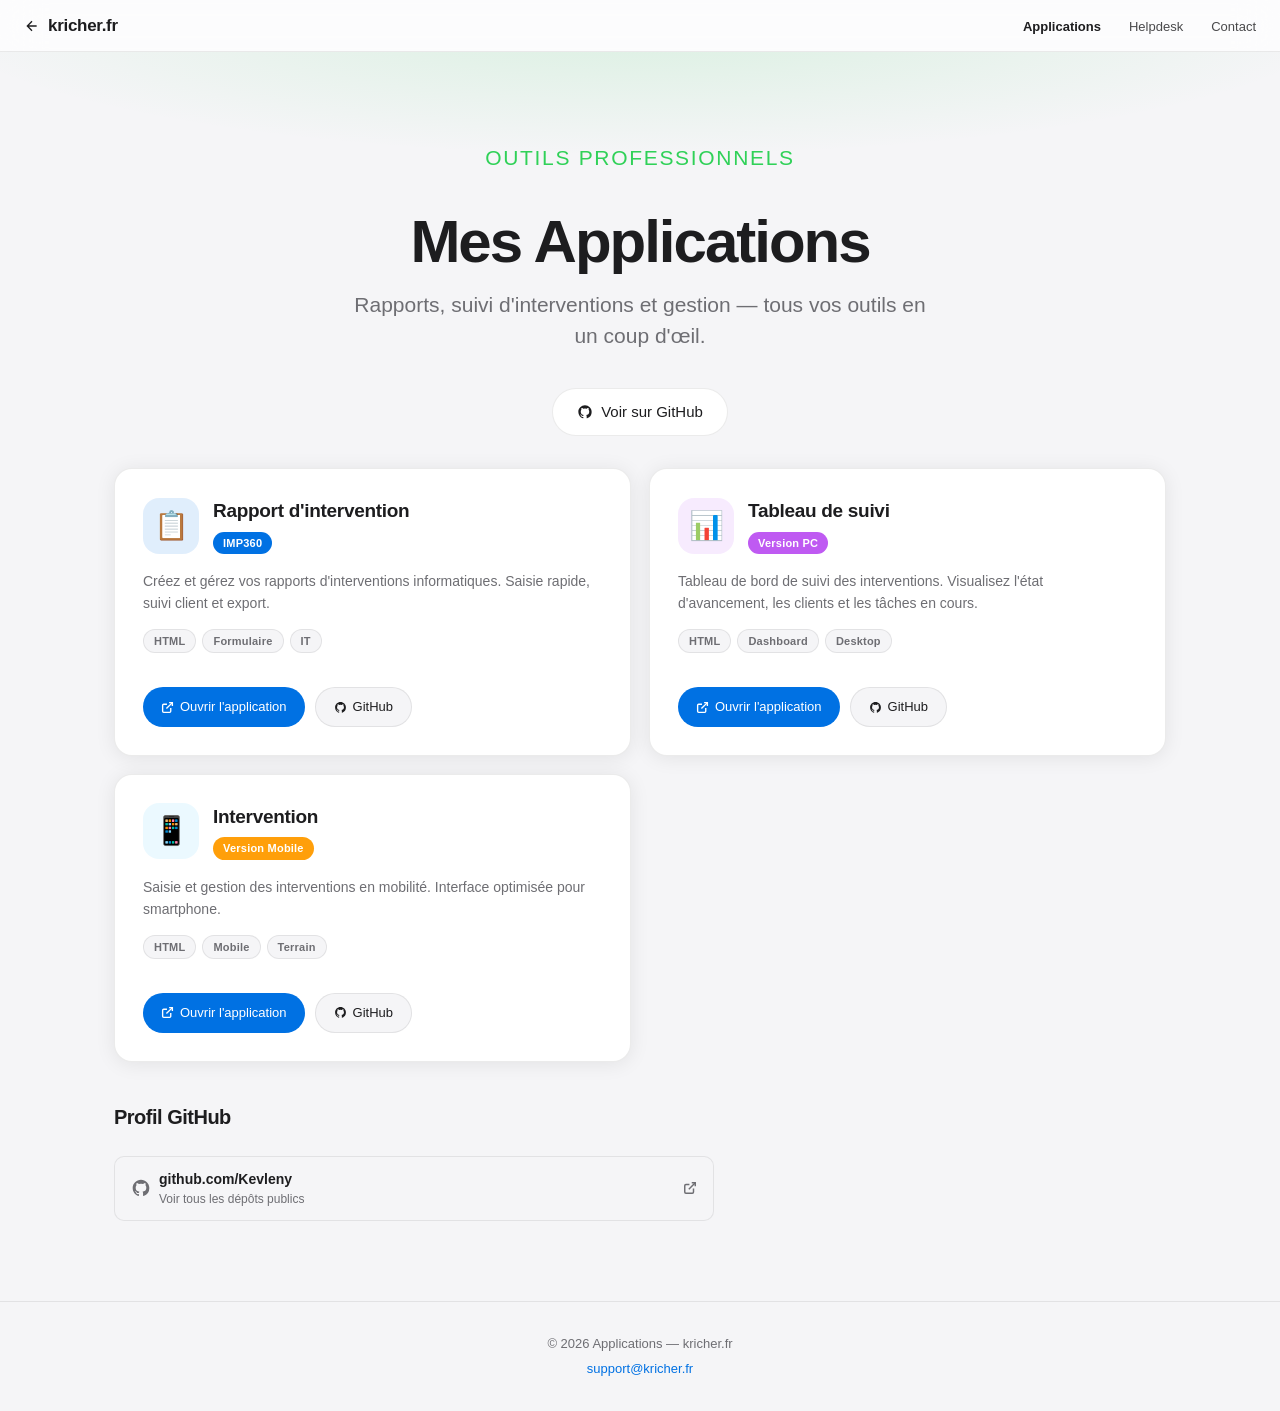
<file: apps/index.html>
<!DOCTYPE html>
<html lang="fr">
<head>
  <meta charset="UTF-8" />
  <meta name="viewport" content="width=device-width, initial-scale=1.0" />
  <title>Applications — kricher.fr</title>
  <link rel="stylesheet" href="../assets/css/main.css" />
  <style>
    .app-hero { background: radial-gradient(ellipse 80% 50% at 50% -10%, rgba(48,209,88,0.15) 0%, transparent 70%); }

    .app-card {
      background: var(--bg-card);
      border: 1px solid var(--border);
      border-radius: var(--radius);
      padding: 28px;
      box-shadow: var(--shadow);
      transition: box-shadow 0.3s, transform 0.3s;
      display: flex;
      flex-direction: column;
    }
    .app-card:hover { box-shadow: var(--shadow-hover); transform: translateY(-2px); }

    .app-card-header {
      display: flex;
      align-items: center;
      gap: 14px;
      margin-bottom: 16px;
    }

    .app-big-icon {
      width: 56px; height: 56px;
      border-radius: 16px;
      display: flex; align-items: center; justify-content: center;
      font-size: 28px;
      flex-shrink: 0;
    }

    .app-card h3 { font-size: 19px; font-weight: 700; letter-spacing: -0.3px; margin-bottom: 4px; }
    .app-card p { font-size: 14px; color: var(--text-secondary); line-height: 1.6; flex: 1; }

    .app-tags {
      display: flex;
      flex-wrap: wrap;
      gap: 6px;
      margin: 14px 0;
    }

    .app-tag {
      padding: 3px 10px;
      border-radius: 100px;
      font-size: 11px;
      font-weight: 600;
      background: var(--bg);
      color: var(--text-secondary);
      border: 1px solid var(--border);
      letter-spacing: 0.02em;
    }

    .app-actions {
      display: flex;
      gap: 10px;
      margin-top: 20px;
      flex-wrap: wrap;
    }

    .btn-sm {
      padding: 9px 18px;
      border-radius: 100px;
      font-size: 13px;
      font-weight: 500;
      cursor: pointer;
      transition: all 0.2s;
      border: none;
      text-decoration: none;
      display: inline-flex;
      align-items: center;
      gap: 6px;
    }

    .btn-sm-primary { background: var(--accent); color: #fff; }
    .btn-sm-primary:hover { background: var(--accent-hover); }
    .btn-sm-secondary { background: var(--bg); color: var(--text); border: 1px solid var(--border); }
    .btn-sm-secondary:hover { background: var(--border); }

    .github-link {
      display: flex;
      align-items: center;
      gap: 8px;
      padding: 12px 16px;
      background: var(--bg);
      border: 1px solid var(--border);
      border-radius: 10px;
      font-size: 13px;
      color: var(--text-secondary);
      text-decoration: none;
      transition: all 0.2s;
      margin-top: 8px;
    }
    .github-link:hover { border-color: var(--accent); color: var(--accent); background: rgba(0,113,227,0.04); }
  </style>
</head>
<body>

<nav>
  <a href="../" class="nav-logo" style="display:flex;align-items:center;gap:8px;">
    <svg width="16" height="16" viewBox="0 0 24 24" fill="none" stroke="currentColor" stroke-width="2"><path d="M19 12H5M12 5l-7 7 7 7"/></svg>
    kricher.fr
  </a>
  <ul class="nav-links">
    <li><a href="./" style="opacity:1;font-weight:600;">Applications</a></li>
    <li><a href="../helpdesk/">Helpdesk</a></li>
    <li><a href="mailto:support@kricher.fr">Contact</a></li>
  </ul>
</nav>

<div class="app-hero">
  <div class="hero" style="padding-bottom:32px;">
    <p class="hero-eyebrow" style="color:#30d158;">Outils professionnels</p>
    <h1 style="font-size:clamp(32px,6vw,60px);">Mes Applications</h1>
    <p>Rapports, suivi d'interventions et gestion — tous vos outils en un coup d'œil.</p>
    <a href="https://github.com/Kevleny" target="_blank" class="btn btn-secondary" style="display:inline-flex;align-items:center;gap:8px;">
      <svg width="16" height="16" viewBox="0 0 24 24" fill="currentColor"><path d="M12 2C6.477 2 2 6.484 2 12.017c0 4.425 2.865 8.18 6.839 9.504.5.092.682-.217.682-.483 0-.237-.008-.868-.013-1.703-2.782.605-3.369-1.343-3.369-1.343-.454-1.158-1.11-1.466-1.11-1.466-.908-.62.069-.608.069-.608 1.003.07 1.531 1.032 1.531 1.032.892 1.53 2.341 1.088 2.91.832.092-.647.35-1.088.636-1.338-2.22-.253-4.555-1.113-4.555-4.951 0-1.093.39-1.988 1.029-2.688-.103-.253-.446-1.272.098-2.65 0 0 .84-.27 2.75 1.026A9.564 9.564 0 0 1 12 6.844a9.59 9.59 0 0 1 2.504.337c1.909-1.296 2.747-1.027 2.747-1.027.546 1.379.202 2.398.1 2.651.64.7 1.028 1.595 1.028 2.688 0 3.848-2.339 4.695-4.566 4.943.359.309.678.92.678 1.855 0 1.338-.012 2.419-.012 2.747 0 .268.18.58.688.482A10.02 10.02 0 0 0 22 12.017C22 6.484 17.522 2 12 2z"/></svg>
      Voir sur GitHub
    </a>
  </div>
</div>

<div class="section" style="padding-top:0;">
  <div class="grid-2">

    <!-- Rapport d'intervention -->
    <div class="app-card">
      <div class="app-card-header">
        <div class="app-big-icon bg-blue">📋</div>
        <div>
          <h3>Rapport d'intervention</h3>
          <span class="badge" style="font-size:11px;padding:3px 10px;">IMP360</span>
        </div>
      </div>
      <p>Créez et gérez vos rapports d'interventions informatiques. Saisie rapide, suivi client et export.</p>
      <div class="app-tags">
        <span class="app-tag">HTML</span>
        <span class="app-tag">Formulaire</span>
        <span class="app-tag">IT</span>
      </div>
      <div class="app-actions">
        <a href="/apps/rapport/" target="_blank" class="btn-sm btn-sm-primary">
          <svg width="13" height="13" viewBox="0 0 24 24" fill="none" stroke="currentColor" stroke-width="2.5"><path d="M18 13v6a2 2 0 0 1-2 2H5a2 2 0 0 1-2-2V8a2 2 0 0 1 2-2h6"/><polyline points="15 3 21 3 21 9"/><line x1="10" y1="14" x2="21" y2="3"/></svg>
          Ouvrir l'application
        </a>
        <a href="https://github.com/Kevleny/Rapport-d-intervention" target="_blank" class="btn-sm btn-sm-secondary">
          <svg width="13" height="13" viewBox="0 0 24 24" fill="currentColor"><path d="M12 2C6.477 2 2 6.484 2 12.017c0 4.425 2.865 8.18 6.839 9.504.5.092.682-.217.682-.483 0-.237-.008-.868-.013-1.703-2.782.605-3.369-1.343-3.369-1.343-.454-1.158-1.11-1.466-1.11-1.466-.908-.62.069-.608.069-.608 1.003.07 1.531 1.032 1.531 1.032.892 1.53 2.341 1.088 2.91.832.092-.647.35-1.088.636-1.338-2.22-.253-4.555-1.113-4.555-4.951 0-1.093.39-1.988 1.029-2.688-.103-.253-.446-1.272.098-2.65 0 0 .84-.27 2.75 1.026A9.564 9.564 0 0 1 12 6.844a9.59 9.59 0 0 1 2.504.337c1.909-1.296 2.747-1.027 2.747-1.027.546 1.379.202 2.398.1 2.651.64.7 1.028 1.595 1.028 2.688 0 3.848-2.339 4.695-4.566 4.943.359.309.678.92.678 1.855 0 1.338-.012 2.419-.012 2.747 0 .268.18.58.688.482A10.02 10.02 0 0 0 22 12.017C22 6.484 17.522 2 12 2z"/></svg>
          GitHub
        </a>
      </div>
    </div>

    <!-- Tableau de suivi PC -->
    <div class="app-card">
      <div class="app-card-header">
        <div class="app-big-icon bg-purple">📊</div>
        <div>
          <h3>Tableau de suivi</h3>
          <span class="badge purple" style="font-size:11px;padding:3px 10px;">Version PC</span>
        </div>
      </div>
      <p>Tableau de bord de suivi des interventions. Visualisez l'état d'avancement, les clients et les tâches en cours.</p>
      <div class="app-tags">
        <span class="app-tag">HTML</span>
        <span class="app-tag">Dashboard</span>
        <span class="app-tag">Desktop</span>
      </div>
      <div class="app-actions">
        <a href="/apps/suivi/" target="_blank" class="btn-sm btn-sm-primary">
          <svg width="13" height="13" viewBox="0 0 24 24" fill="none" stroke="currentColor" stroke-width="2.5"><path d="M18 13v6a2 2 0 0 1-2 2H5a2 2 0 0 1-2-2V8a2 2 0 0 1 2-2h6"/><polyline points="15 3 21 3 21 9"/><line x1="10" y1="14" x2="21" y2="3"/></svg>
          Ouvrir l'application
        </a>
        <a href="https://github.com/Kevleny/Tableau-de-suivi" target="_blank" class="btn-sm btn-sm-secondary">
          <svg width="13" height="13" viewBox="0 0 24 24" fill="currentColor"><path d="M12 2C6.477 2 2 6.484 2 12.017c0 4.425 2.865 8.18 6.839 9.504.5.092.682-.217.682-.483 0-.237-.008-.868-.013-1.703-2.782.605-3.369-1.343-3.369-1.343-.454-1.158-1.11-1.466-1.11-1.466-.908-.62.069-.608.069-.608 1.003.07 1.531 1.032 1.531 1.032.892 1.53 2.341 1.088 2.91.832.092-.647.35-1.088.636-1.338-2.22-.253-4.555-1.113-4.555-4.951 0-1.093.39-1.988 1.029-2.688-.103-.253-.446-1.272.098-2.65 0 0 .84-.27 2.75 1.026A9.564 9.564 0 0 1 12 6.844a9.59 9.59 0 0 1 2.504.337c1.909-1.296 2.747-1.027 2.747-1.027.546 1.379.202 2.398.1 2.651.64.7 1.028 1.595 1.028 2.688 0 3.848-2.339 4.695-4.566 4.943.359.309.678.92.678 1.855 0 1.338-.012 2.419-.012 2.747 0 .268.18.58.688.482A10.02 10.02 0 0 0 22 12.017C22 6.484 17.522 2 12 2z"/></svg>
          GitHub
        </a>
      </div>
    </div>

    <!-- Intervention version mobile -->
    <div class="app-card">
      <div class="app-card-header">
        <div class="app-big-icon bg-teal">📱</div>
        <div>
          <h3>Intervention</h3>
          <span class="badge orange" style="font-size:11px;padding:3px 10px;">Version Mobile</span>
        </div>
      </div>
      <p>Saisie et gestion des interventions en mobilité. Interface optimisée pour smartphone.</p>
      <div class="app-tags">
        <span class="app-tag">HTML</span>
        <span class="app-tag">Mobile</span>
        <span class="app-tag">Terrain</span>
      </div>
      <div class="app-actions">
        <a href="/apps/intervention/" target="_blank" class="btn-sm btn-sm-primary">
          <svg width="13" height="13" viewBox="0 0 24 24" fill="none" stroke="currentColor" stroke-width="2.5"><path d="M18 13v6a2 2 0 0 1-2 2H5a2 2 0 0 1-2-2V8a2 2 0 0 1 2-2h6"/><polyline points="15 3 21 3 21 9"/><line x1="10" y1="14" x2="21" y2="3"/></svg>
          Ouvrir l'application
        </a>
        <a href="https://github.com/Kevleny/Intervention-2026" target="_blank" class="btn-sm btn-sm-secondary">
          <svg width="13" height="13" viewBox="0 0 24 24" fill="currentColor"><path d="M12 2C6.477 2 2 6.484 2 12.017c0 4.425 2.865 8.18 6.839 9.504.5.092.682-.217.682-.483 0-.237-.008-.868-.013-1.703-2.782.605-3.369-1.343-3.369-1.343-.454-1.158-1.11-1.466-1.11-1.466-.908-.62.069-.608.069-.608 1.003.07 1.531 1.032 1.531 1.032.892 1.53 2.341 1.088 2.91.832.092-.647.35-1.088.636-1.338-2.22-.253-4.555-1.113-4.555-4.951 0-1.093.39-1.988 1.029-2.688-.103-.253-.446-1.272.098-2.65 0 0 .84-.27 2.75 1.026A9.564 9.564 0 0 1 12 6.844a9.59 9.59 0 0 1 2.504.337c1.909-1.296 2.747-1.027 2.747-1.027.546 1.379.202 2.398.1 2.651.64.7 1.028 1.595 1.028 2.688 0 3.848-2.339 4.695-4.566 4.943.359.309.678.92.678 1.855 0 1.338-.012 2.419-.012 2.747 0 .268.18.58.688.482A10.02 10.02 0 0 0 22 12.017C22 6.484 17.522 2 12 2z"/></svg>
          GitHub
        </a>
      </div>
    </div>

  </div>

  <!-- GitHub section -->
  <div style="margin-top:40px;max-width:600px;">
    <p class="section-title" style="font-size:20px;">Profil GitHub</p>
    <a href="https://github.com/Kevleny" target="_blank" class="github-link">
      <svg width="20" height="20" viewBox="0 0 24 24" fill="currentColor"><path d="M12 2C6.477 2 2 6.484 2 12.017c0 4.425 2.865 8.18 6.839 9.504.5.092.682-.217.682-.483 0-.237-.008-.868-.013-1.703-2.782.605-3.369-1.343-3.369-1.343-.454-1.158-1.11-1.466-1.11-1.466-.908-.62.069-.608.069-.608 1.003.07 1.531 1.032 1.531 1.032.892 1.53 2.341 1.088 2.91.832.092-.647.35-1.088.636-1.338-2.22-.253-4.555-1.113-4.555-4.951 0-1.093.39-1.988 1.029-2.688-.103-.253-.446-1.272.098-2.65 0 0 .84-.27 2.75 1.026A9.564 9.564 0 0 1 12 6.844a9.59 9.59 0 0 1 2.504.337c1.909-1.296 2.747-1.027 2.747-1.027.546 1.379.202 2.398.1 2.651.64.7 1.028 1.595 1.028 2.688 0 3.848-2.339 4.695-4.566 4.943.359.309.678.92.678 1.855 0 1.338-.012 2.419-.012 2.747 0 .268.18.58.688.482A10.02 10.02 0 0 0 22 12.017C22 6.484 17.522 2 12 2z"/></svg>
      <div>
        <div style="font-size:14px;font-weight:600;color:var(--text);">github.com/Kevleny</div>
        <div style="font-size:12px;">Voir tous les dépôts publics</div>
      </div>
      <svg style="margin-left:auto;" width="14" height="14" viewBox="0 0 24 24" fill="none" stroke="currentColor" stroke-width="2.5"><path d="M18 13v6a2 2 0 0 1-2 2H5a2 2 0 0 1-2-2V8a2 2 0 0 1 2-2h6"/><polyline points="15 3 21 3 21 9"/><line x1="10" y1="14" x2="21" y2="3"/></svg>
    </a>
  </div>
</div>

<footer>
  <p>© 2026 Applications — kricher.fr</p>
  <p style="margin-top:6px;"><a href="mailto:support@kricher.fr">support@kricher.fr</a></p>
</footer>

</body>
</html>
</file>
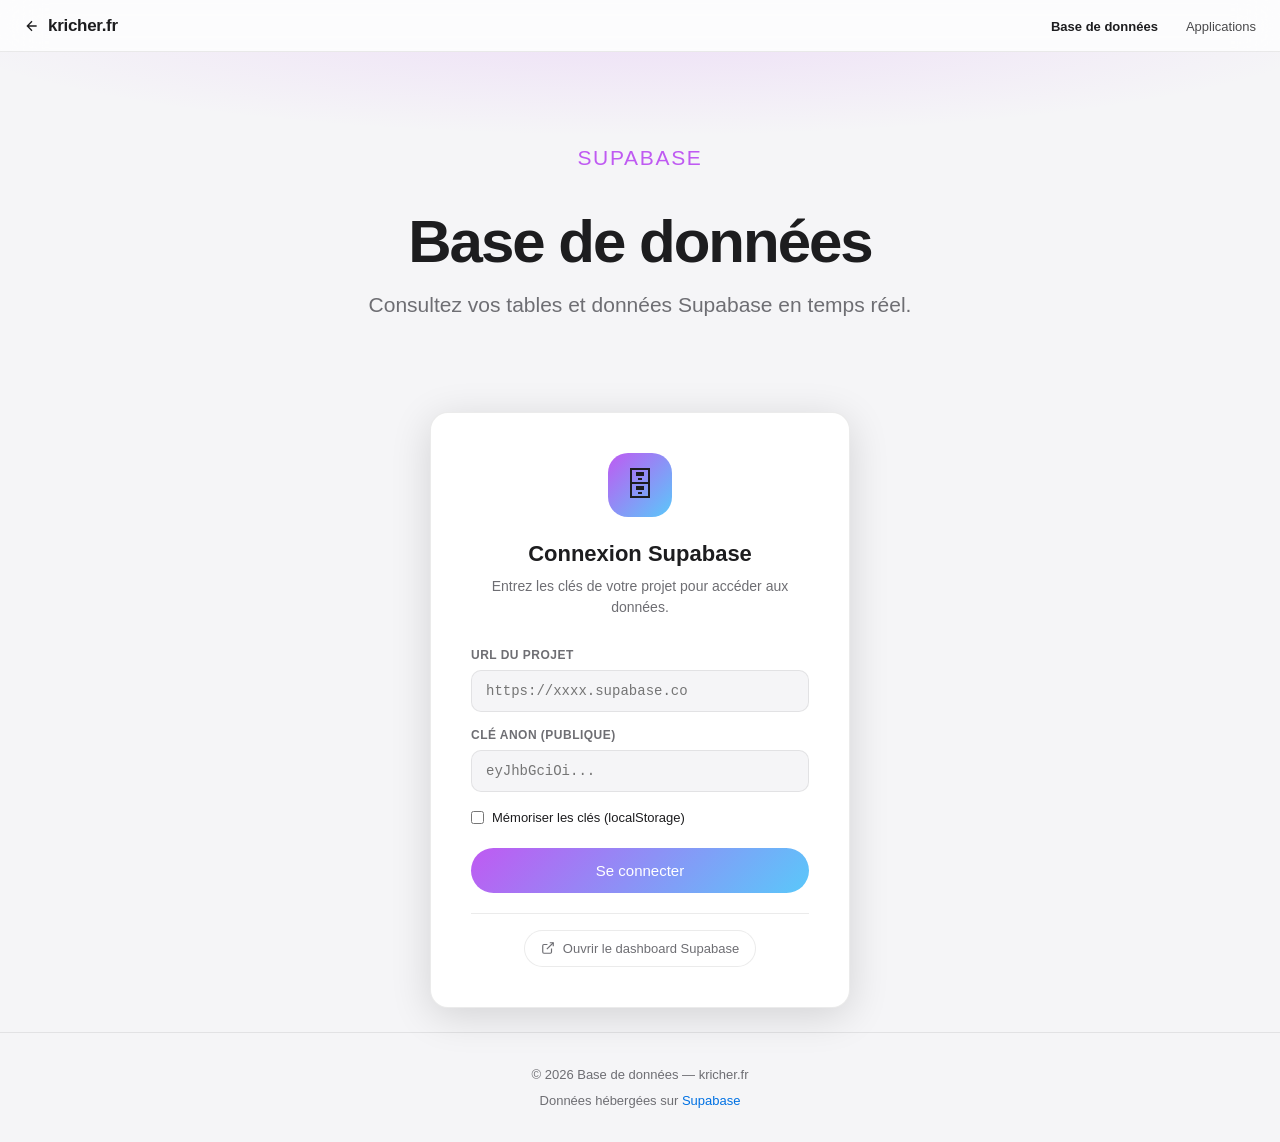
<file: database/index.html>
<!DOCTYPE html>
<html lang="fr">
<head>
  <meta charset="UTF-8" />
  <meta name="viewport" content="width=device-width, initial-scale=1.0" />
  <title>Base de données — kricher.fr</title>
  <link rel="stylesheet" href="../assets/css/main.css" />
  <style>
    .db-hero { background: radial-gradient(ellipse 80% 50% at 50% -10%, rgba(191,90,242,0.15) 0%, transparent 70%); }

    /* AUTH SCREEN */
    #authScreen {
      min-height: 70vh;
      display: flex;
      align-items: center;
      justify-content: center;
      padding: 24px;
    }

    .auth-card {
      background: var(--bg-card);
      border: 1px solid var(--border);
      border-radius: var(--radius);
      padding: 40px;
      width: 100%;
      max-width: 420px;
      box-shadow: var(--shadow-hover);
      text-align: center;
    }

    .auth-icon {
      width: 64px; height: 64px;
      border-radius: 20px;
      background: linear-gradient(135deg, #bf5af2, #5ac8fa);
      display: flex; align-items: center; justify-content: center;
      font-size: 32px;
      margin: 0 auto 20px;
    }

    .auth-card h2 { font-size: 22px; font-weight: 700; margin-bottom: 6px; }
    .auth-card p { font-size: 14px; color: var(--text-secondary); margin-bottom: 28px; }

    .auth-field {
      text-align: left;
      margin-bottom: 14px;
    }

    .auth-field label {
      display: block;
      font-size: 12px;
      font-weight: 600;
      margin-bottom: 6px;
      color: var(--text-secondary);
      letter-spacing: 0.04em;
      text-transform: uppercase;
    }

    .auth-field input {
      width: 100%;
      padding: 12px 14px;
      border-radius: 10px;
      border: 1px solid var(--border);
      background: var(--bg);
      font-size: 14px;
      color: var(--text);
      font-family: 'SF Mono', 'Fira Code', monospace;
      outline: none;
      transition: border-color 0.2s, box-shadow 0.2s;
    }

    .auth-field input:focus {
      border-color: #bf5af2;
      box-shadow: 0 0 0 3px rgba(191,90,242,0.12);
    }

    .auth-error {
      background: rgba(255,69,58,0.1);
      border: 1px solid rgba(255,69,58,0.3);
      border-radius: 8px;
      padding: 10px 14px;
      font-size: 13px;
      color: #ff453a;
      margin-bottom: 16px;
      display: none;
    }

    /* DASHBOARD */
    #dashboard { display: none; }

    .db-topbar {
      display: flex;
      align-items: center;
      justify-content: space-between;
      flex-wrap: wrap;
      gap: 12px;
      margin-bottom: 28px;
    }

    .db-stats {
      display: grid;
      grid-template-columns: repeat(auto-fill, minmax(180px, 1fr));
      gap: 14px;
      margin-bottom: 28px;
    }

    .stat-card {
      background: var(--bg-card);
      border: 1px solid var(--border);
      border-radius: var(--radius-sm);
      padding: 18px 20px;
      box-shadow: var(--shadow);
    }

    .stat-label { font-size: 12px; color: var(--text-secondary); font-weight: 500; margin-bottom: 6px; }
    .stat-value { font-size: 26px; font-weight: 700; letter-spacing: -0.5px; }
    .stat-sub { font-size: 12px; color: var(--text-secondary); margin-top: 3px; }

    /* TABLES PANEL */
    .db-panel {
      display: grid;
      grid-template-columns: 220px 1fr;
      gap: 16px;
      align-items: start;
    }

    @media (max-width: 768px) {
      .db-panel { grid-template-columns: 1fr; }
    }

    .tables-sidebar {
      background: var(--bg-card);
      border: 1px solid var(--border);
      border-radius: var(--radius);
      overflow: hidden;
      box-shadow: var(--shadow);
    }

    .sidebar-header {
      padding: 14px 16px;
      border-bottom: 1px solid var(--border);
      font-size: 12px;
      font-weight: 600;
      text-transform: uppercase;
      letter-spacing: 0.06em;
      color: var(--text-secondary);
    }

    .table-item {
      padding: 11px 16px;
      display: flex;
      align-items: center;
      gap: 10px;
      cursor: pointer;
      font-size: 14px;
      font-weight: 500;
      border-bottom: 1px solid var(--border);
      transition: background 0.15s;
      color: var(--text);
    }

    .table-item:last-child { border-bottom: none; }
    .table-item:hover { background: var(--bg); }
    .table-item.active { background: rgba(191,90,242,0.08); color: #bf5af2; }
    .table-item.active .table-dot { background: #bf5af2; }

    .table-dot {
      width: 7px; height: 7px;
      border-radius: 50%;
      background: var(--text-secondary);
      flex-shrink: 0;
    }

    .table-count {
      margin-left: auto;
      font-size: 11px;
      color: var(--text-secondary);
      background: var(--bg);
      padding: 2px 7px;
      border-radius: 100px;
      border: 1px solid var(--border);
    }

    /* DATA TABLE */
    .data-panel {
      background: var(--bg-card);
      border: 1px solid var(--border);
      border-radius: var(--radius);
      overflow: hidden;
      box-shadow: var(--shadow);
    }

    .data-header {
      padding: 14px 20px;
      border-bottom: 1px solid var(--border);
      display: flex;
      align-items: center;
      justify-content: space-between;
      flex-wrap: wrap;
      gap: 10px;
    }

    .data-header-left { display: flex; align-items: center; gap: 10px; }
    .data-header h3 { font-size: 15px; font-weight: 600; }

    .data-search {
      padding: 7px 12px;
      border-radius: 8px;
      border: 1px solid var(--border);
      background: var(--bg);
      font-size: 13px;
      color: var(--text);
      font-family: inherit;
      outline: none;
      width: 200px;
      transition: border-color 0.2s;
    }

    .data-search:focus { border-color: #bf5af2; }

    .table-wrap { overflow-x: auto; }

    table {
      width: 100%;
      border-collapse: collapse;
      font-size: 13px;
    }

    thead th {
      padding: 10px 16px;
      text-align: left;
      font-size: 11px;
      font-weight: 600;
      text-transform: uppercase;
      letter-spacing: 0.06em;
      color: var(--text-secondary);
      border-bottom: 1px solid var(--border);
      background: var(--bg);
      white-space: nowrap;
    }

    tbody td {
      padding: 11px 16px;
      border-bottom: 1px solid var(--border);
      color: var(--text);
      font-family: 'SF Mono', 'Fira Code', monospace;
      font-size: 12.5px;
      max-width: 260px;
      overflow: hidden;
      text-overflow: ellipsis;
      white-space: nowrap;
    }

    tbody tr:last-child td { border-bottom: none; }
    tbody tr:hover td { background: var(--bg); }

    .null-value { color: var(--text-secondary); font-style: italic; }
    .bool-true  { color: #30d158; }
    .bool-false { color: #ff453a; }

    .table-pagination {
      padding: 12px 20px;
      border-top: 1px solid var(--border);
      display: flex;
      align-items: center;
      justify-content: space-between;
      font-size: 13px;
      color: var(--text-secondary);
      flex-wrap: wrap;
      gap: 8px;
    }

    .pagination-btns { display: flex; gap: 6px; }
    .page-btn {
      padding: 5px 12px;
      border-radius: 6px;
      border: 1px solid var(--border);
      background: var(--bg-card);
      color: var(--text);
      font-size: 13px;
      cursor: pointer;
      font-family: inherit;
      transition: all 0.15s;
    }
    .page-btn:hover:not(:disabled) { border-color: #bf5af2; color: #bf5af2; }
    .page-btn:disabled { opacity: 0.4; cursor: not-allowed; }

    /* LOADING */
    .loading-row td {
      text-align: center;
      padding: 40px !important;
      color: var(--text-secondary) !important;
      font-family: inherit !important;
      font-style: italic;
    }

    .spinner {
      display: inline-block;
      width: 18px; height: 18px;
      border: 2px solid var(--border);
      border-top-color: #bf5af2;
      border-radius: 50%;
      animation: spin 0.7s linear infinite;
      vertical-align: middle;
      margin-right: 8px;
    }

    @keyframes spin { to { transform: rotate(360deg); } }

    /* SUPABASE link */
    .supabase-link {
      display: inline-flex;
      align-items: center;
      gap: 8px;
      padding: 8px 16px;
      border-radius: 100px;
      background: var(--bg-card);
      border: 1px solid var(--border);
      font-size: 13px;
      color: var(--text-secondary);
      text-decoration: none;
      transition: all 0.2s;
    }
    .supabase-link:hover { border-color: #bf5af2; color: #bf5af2; }

    .logout-btn {
      padding: 7px 16px;
      border-radius: 100px;
      border: 1px solid var(--border);
      background: transparent;
      font-size: 13px;
      color: var(--text-secondary);
      cursor: pointer;
      font-family: inherit;
      transition: all 0.2s;
    }
    .logout-btn:hover { border-color: #ff453a; color: #ff453a; }
  </style>
</head>
<body>

<nav>
  <a href="../" class="nav-logo" style="display:flex;align-items:center;gap:8px;">
    <svg width="16" height="16" viewBox="0 0 24 24" fill="none" stroke="currentColor" stroke-width="2"><path d="M19 12H5M12 5l-7 7 7 7"/></svg>
    kricher.fr
  </a>
  <ul class="nav-links">
    <li><a href="./" style="opacity:1;font-weight:600;">Base de données</a></li>
    <li><a href="../apps/">Applications</a></li>
  </ul>
</nav>

<div class="db-hero">
  <div class="hero" style="padding-bottom:32px;">
    <p class="hero-eyebrow" style="color:#bf5af2;">Supabase</p>
    <h1 style="font-size:clamp(32px,6vw,60px);">Base de données</h1>
    <p>Consultez vos tables et données Supabase en temps réel.</p>
  </div>
</div>

<!-- AUTH SCREEN -->
<div id="authScreen">
  <div class="auth-card">
    <div class="auth-icon">🗄</div>
    <h2>Connexion Supabase</h2>
    <p>Entrez les clés de votre projet pour accéder aux données.</p>

    <div class="auth-error" id="authError">URL ou clé invalide. Vérifiez vos informations.</div>

    <div class="auth-field">
      <label>URL du projet</label>
      <input type="text" id="supabaseUrl" placeholder="https://xxxx.supabase.co" autocomplete="off" />
    </div>

    <div class="auth-field">
      <label>Clé Anon (publique)</label>
      <input type="password" id="supabaseKey" placeholder="eyJhbGciOi..." autocomplete="off" />
    </div>

    <div style="margin:16px 0 20px;text-align:left;">
      <label style="display:flex;align-items:center;gap:8px;font-size:13px;cursor:pointer;">
        <input type="checkbox" id="rememberKeys" style="accent-color:#bf5af2;" />
        Mémoriser les clés (localStorage)
      </label>
    </div>

    <button class="btn btn-primary" style="width:100%;justify-content:center;padding:14px;background:linear-gradient(135deg,#bf5af2,#5ac8fa);" onclick="connect()">
      Se connecter
    </button>

    <div style="margin-top:20px;padding-top:16px;border-top:1px solid var(--border);">
      <a href="https://supabase.com/dashboard/project/ttuisauvkjqldkmejgtg" target="_blank" class="supabase-link" style="margin:0 auto;">
        <svg width="14" height="14" viewBox="0 0 24 24" fill="none" stroke="currentColor" stroke-width="2"><path d="M18 13v6a2 2 0 0 1-2 2H5a2 2 0 0 1-2-2V8a2 2 0 0 1 2-2h6"/><polyline points="15 3 21 3 21 9"/><line x1="10" y1="14" x2="21" y2="3"/></svg>
        Ouvrir le dashboard Supabase
      </a>
    </div>
  </div>
</div>

<!-- DASHBOARD -->
<div id="dashboard">
  <div class="section" style="padding-top:0;">

    <div class="db-topbar">
      <div style="display:flex;align-items:center;gap:10px;">
        <span class="badge green"><span style="width:7px;height:7px;border-radius:50%;background:#fff;display:inline-block;"></span> Connecté</span>
        <span id="projectUrl" style="font-size:13px;color:var(--text-secondary);font-family:monospace;"></span>
      </div>
      <div style="display:flex;gap:10px;align-items:center;">
        <a href="https://supabase.com/dashboard/project/ttuisauvkjqldkmejgtg" target="_blank" class="supabase-link">
          Dashboard Supabase ↗
        </a>
        <button class="logout-btn" onclick="logout()">Déconnexion</button>
      </div>
    </div>

    <!-- STATS -->
    <div class="db-stats" id="statsRow">
      <div class="stat-card">
        <div class="stat-label">Tables</div>
        <div class="stat-value" id="statTables">—</div>
        <div class="stat-sub">dans le schéma public</div>
      </div>
      <div class="stat-card">
        <div class="stat-label">Table active</div>
        <div class="stat-value" id="statActive">—</div>
        <div class="stat-sub">sélectionnée</div>
      </div>
      <div class="stat-card">
        <div class="stat-label">Lignes chargées</div>
        <div class="stat-value" id="statRows">—</div>
        <div class="stat-sub">dans la vue actuelle</div>
      </div>
      <div class="stat-card">
        <div class="stat-label">Projet</div>
        <div class="stat-value" style="font-size:16px;padding-top:4px;" id="statProject">—</div>
        <div class="stat-sub">ID Supabase</div>
      </div>
    </div>

    <!-- PANEL -->
    <div class="db-panel">

      <!-- Sidebar tables -->
      <div class="tables-sidebar">
        <div class="sidebar-header">Tables</div>
        <div id="tablesList">
          <div class="table-item" style="justify-content:center;color:var(--text-secondary);font-size:13px;">
            <span class="spinner"></span> Chargement…
          </div>
        </div>
      </div>

      <!-- Data table -->
      <div class="data-panel">
        <div class="data-header">
          <div class="data-header-left">
            <h3 id="dataTitle">Sélectionnez une table</h3>
            <span class="badge gray" id="dataCount" style="display:none;"></span>
          </div>
          <input type="text" class="data-search" id="dataSearch" placeholder="Filtrer…" oninput="filterTable()" style="display:none;" />
        </div>
        <div class="table-wrap">
          <table id="dataTable">
            <thead id="tableHead"></thead>
            <tbody id="tableBody">
              <tr class="loading-row"><td colspan="10" style="font-family:inherit;">Sélectionnez une table dans le panneau de gauche.</td></tr>
            </tbody>
          </table>
        </div>
        <div class="table-pagination" id="pagination" style="display:none;">
          <span id="paginationInfo"></span>
          <div class="pagination-btns">
            <button class="page-btn" id="prevBtn" onclick="changePage(-1)" disabled>← Préc.</button>
            <button class="page-btn" id="nextBtn" onclick="changePage(1)">Suiv. →</button>
          </div>
        </div>
      </div>
    </div>
  </div>
</div>

<footer>
  <p>© 2026 Base de données — kricher.fr</p>
  <p style="margin-top:6px;">Données hébergées sur <a href="https://supabase.com" target="_blank">Supabase</a></p>
</footer>

<script>
  let supabaseUrl = '';
  let supabaseKey = '';
  let currentTable = '';
  let allData = [];
  let filteredData = [];
  let currentPage = 0;
  const PAGE_SIZE = 20;

  // Check stored creds
  window.addEventListener('DOMContentLoaded', () => {
    const stored = localStorage.getItem('sb_creds');
    if (stored) {
      try {
        const c = JSON.parse(stored);
        document.getElementById('supabaseUrl').value = c.url || '';
        document.getElementById('supabaseKey').value = c.key || '';
        document.getElementById('rememberKeys').checked = true;
      } catch {}
    }
  });

  async function connect() {
    const urlInput = document.getElementById('supabaseUrl').value.trim().replace(/\/$/, '');
    const keyInput = document.getElementById('supabaseKey').value.trim();
    const err = document.getElementById('authError');
    err.style.display = 'none';

    if (!urlInput || !keyInput) {
      err.textContent = 'Veuillez remplir tous les champs.';
      err.style.display = 'block';
      return;
    }

    // Test connection by fetching tables
    try {
      const res = await fetch(urlInput + '/rest/v1/?apikey=' + keyInput, {
        headers: { 'Authorization': 'Bearer ' + keyInput, 'apikey': keyInput }
      });
      if (!res.ok) throw new Error('HTTP ' + res.status);

      supabaseUrl = urlInput;
      supabaseKey = keyInput;

      if (document.getElementById('rememberKeys').checked) {
        localStorage.setItem('sb_creds', JSON.stringify({ url: urlInput, key: keyInput }));
      }

      showDashboard();
    } catch (e) {
      err.textContent = 'Connexion impossible. Vérifiez l\'URL et la clé anon.';
      err.style.display = 'block';
    }
  }

  async function showDashboard() {
    document.getElementById('authScreen').style.display = 'none';
    document.getElementById('dashboard').style.display = 'block';

    // Extract project ID
    const projectId = supabaseUrl.replace('https://', '').split('.')[0];
    document.getElementById('projectUrl').textContent = projectId + '.supabase.co';
    document.getElementById('statProject').textContent = projectId;

    await loadTables();
  }

  async function loadTables() {
    try {
      // Use the OpenAPI spec to get table names
      const res = await fetch(supabaseUrl + '/rest/v1/?apikey=' + supabaseKey, {
        headers: { 'Authorization': 'Bearer ' + supabaseKey, 'apikey': supabaseKey }
      });
      const spec = await res.json();
      const tables = Object.keys(spec.definitions || spec.paths || {})
        .filter(k => !k.startsWith('/'))
        .map(k => k.replace(/^\//, ''));

      // Fallback: try paths
      let tableNames = tables;
      if (tableNames.length === 0 && spec.paths) {
        tableNames = Object.keys(spec.paths)
          .map(p => p.replace(/^\//, ''))
          .filter(p => p && !p.includes('/') && !p.includes('{'));
      }

      renderTablesList(tableNames);
      document.getElementById('statTables').textContent = tableNames.length;
    } catch {
      document.getElementById('tablesList').innerHTML =
        '<div class="table-item" style="color:#ff453a;font-size:13px;">Erreur de chargement</div>';
    }
  }

  function renderTablesList(tables) {
    const list = document.getElementById('tablesList');
    if (tables.length === 0) {
      list.innerHTML = '<div class="table-item" style="color:var(--text-secondary);font-size:13px;">Aucune table trouvée</div>';
      return;
    }
    list.innerHTML = tables.map(t => `
      <div class="table-item" onclick="loadTable('${t}')" id="ti-${t}">
        <span class="table-dot"></span>
        ${t}
        <span class="table-count" id="tc-${t}">—</span>
      </div>
    `).join('');

    // Auto-load first table
    if (tables.length > 0) loadTable(tables[0]);
  }

  async function loadTable(name) {
    // Update sidebar active state
    document.querySelectorAll('.table-item').forEach(el => el.classList.remove('active'));
    const item = document.getElementById('ti-' + name);
    if (item) item.classList.add('active');

    currentTable = name;
    document.getElementById('statActive').textContent = name;
    document.getElementById('dataTitle').textContent = name;
    document.getElementById('dataSearch').style.display = 'block';
    document.getElementById('dataSearch').value = '';

    // Show loading
    document.getElementById('tableHead').innerHTML = '';
    document.getElementById('tableBody').innerHTML =
      '<tr class="loading-row"><td colspan="10"><span class="spinner"></span> Chargement des données…</td></tr>';
    document.getElementById('pagination').style.display = 'none';
    document.getElementById('dataCount').style.display = 'none';

    try {
      const res = await fetch(supabaseUrl + '/rest/v1/' + name + '?limit=500', {
        headers: {
          'Authorization': 'Bearer ' + supabaseKey,
          'apikey': supabaseKey,
          'Prefer': 'count=exact'
        }
      });

      if (!res.ok) throw new Error('HTTP ' + res.status);
      const data = await res.json();

      allData = data;
      filteredData = data;
      currentPage = 0;

      // Update count badge
      const countRange = res.headers.get('content-range');
      const total = countRange ? countRange.split('/')[1] : data.length;
      document.getElementById('tc-' + name).textContent = total;
      document.getElementById('statRows').textContent = data.length;

      const badge = document.getElementById('dataCount');
      badge.textContent = total + ' lignes';
      badge.style.display = 'inline-flex';

      renderTable();
    } catch (e) {
      document.getElementById('tableBody').innerHTML =
        '<tr class="loading-row"><td colspan="10" style="color:#ff453a;">Erreur : ' + e.message + '</td></tr>';
    }
  }

  function renderTable() {
    const start = currentPage * PAGE_SIZE;
    const pageData = filteredData.slice(start, start + PAGE_SIZE);

    if (filteredData.length === 0) {
      document.getElementById('tableHead').innerHTML = '';
      document.getElementById('tableBody').innerHTML =
        '<tr class="loading-row"><td colspan="10">Aucune donnée trouvée.</td></tr>';
      document.getElementById('pagination').style.display = 'none';
      return;
    }

    const cols = Object.keys(pageData[0] || {});

    document.getElementById('tableHead').innerHTML =
      '<tr>' + cols.map(c => `<th>${c}</th>`).join('') + '</tr>';

    document.getElementById('tableBody').innerHTML = pageData.map(row =>
      '<tr>' + cols.map(c => {
        const v = row[c];
        if (v === null || v === undefined) return '<td class="null-value">null</td>';
        if (v === true) return '<td class="bool-true">true</td>';
        if (v === false) return '<td class="bool-false">false</td>';
        if (typeof v === 'object') return '<td title="' + JSON.stringify(v).replace(/"/g, '&quot;') + '">' + JSON.stringify(v).substring(0, 40) + '…</td>';
        const str = String(v);
        return '<td title="' + str.replace(/"/g, '&quot;') + '">' + (str.length > 40 ? str.substring(0, 40) + '…' : str) + '</td>';
      }).join('') + '</tr>'
    ).join('');

    // Pagination
    const totalPages = Math.ceil(filteredData.length / PAGE_SIZE);
    const pagination = document.getElementById('pagination');
    pagination.style.display = 'flex';
    document.getElementById('paginationInfo').textContent =
      `Page ${currentPage + 1} / ${totalPages} — ${filteredData.length} lignes`;
    document.getElementById('prevBtn').disabled = currentPage === 0;
    document.getElementById('nextBtn').disabled = currentPage >= totalPages - 1;
  }

  function filterTable() {
    const q = document.getElementById('dataSearch').value.toLowerCase();
    filteredData = q ? allData.filter(row =>
      Object.values(row).some(v => v !== null && String(v).toLowerCase().includes(q))
    ) : allData;
    currentPage = 0;
    renderTable();
    document.getElementById('statRows').textContent = filteredData.length;
  }

  function changePage(dir) {
    currentPage += dir;
    renderTable();
    document.querySelector('.data-panel').scrollIntoView({ behavior: 'smooth', block: 'start' });
  }

  function logout() {
    localStorage.removeItem('sb_creds');
    supabaseUrl = '';
    supabaseKey = '';
    document.getElementById('dashboard').style.display = 'none';
    document.getElementById('authScreen').style.display = 'flex';
    document.getElementById('supabaseUrl').value = '';
    document.getElementById('supabaseKey').value = '';
    document.getElementById('authError').style.display = 'none';
  }
</script>

</body>
</html>
</file>
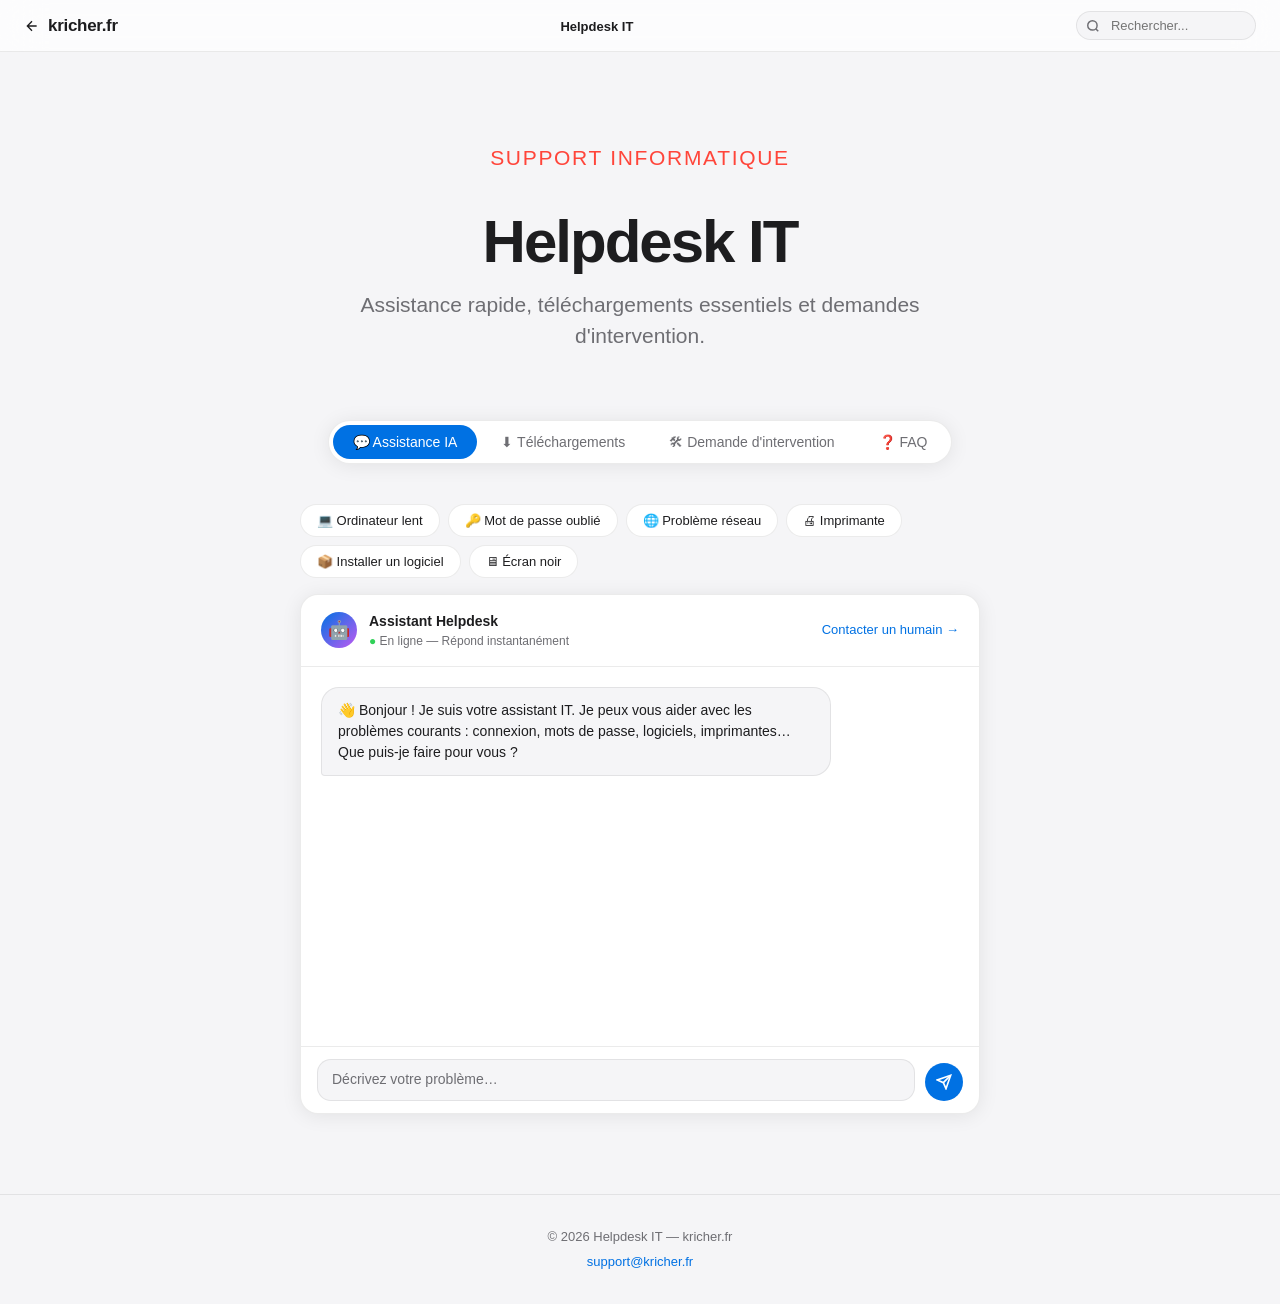
<file: helpdesk/index.html>
<!DOCTYPE html>
<html lang="fr">
<head>
  <meta charset="UTF-8" />
  <meta name="viewport" content="width=device-width, initial-scale=1.0" />
  <title>Helpdesk IT — kricher.fr</title>
  <link rel="stylesheet" href="../assets/css/main.css" />
  <style>
    /* TABS */
    .tabs-bar {
      display: flex;
      gap: 4px;
      background: var(--bg-card);
      border-radius: 100px;
      padding: 4px;
      box-shadow: var(--shadow);
      border: 1px solid var(--border);
      width: fit-content;
      margin: 0 auto 40px;
    }

    .tab-btn {
      padding: 9px 20px;
      border-radius: 100px;
      font-size: 14px;
      font-weight: 500;
      cursor: pointer;
      border: none;
      background: transparent;
      color: var(--text-secondary);
      transition: all 0.2s;
    }

    .tab-btn.active {
      background: var(--accent);
      color: #fff;
    }

    .tab-btn:not(.active):hover {
      color: var(--text);
      background: var(--border);
    }

    .tab-panel { display: none; }
    .tab-panel.active { display: block; }

    /* SEARCH */
    .search-wrap {
      position: relative;
      max-width: 560px;
      margin: 0 auto 32px;
    }

    .search-wrap input {
      width: 100%;
      padding: 14px 20px 14px 48px;
      border-radius: 100px;
      border: 1px solid var(--border);
      background: var(--bg-card);
      font-size: 15px;
      color: var(--text);
      outline: none;
      box-shadow: var(--shadow);
      transition: box-shadow 0.2s, border-color 0.2s;
      font-family: inherit;
    }

    .search-wrap input:focus {
      border-color: var(--accent);
      box-shadow: 0 0 0 3px rgba(0,113,227,0.15);
    }

    .search-icon {
      position: absolute;
      left: 16px;
      top: 50%;
      transform: translateY(-50%);
      color: var(--text-secondary);
      pointer-events: none;
    }

    /* CHAT */
    .chat-container {
      max-width: 680px;
      margin: 0 auto;
      background: var(--bg-card);
      border-radius: var(--radius);
      border: 1px solid var(--border);
      box-shadow: var(--shadow);
      overflow: hidden;
      display: flex;
      flex-direction: column;
      height: 520px;
    }

    .chat-header {
      padding: 16px 20px;
      border-bottom: 1px solid var(--border);
      display: flex;
      align-items: center;
      gap: 12px;
    }

    .chat-avatar {
      width: 36px; height: 36px;
      border-radius: 50%;
      background: linear-gradient(135deg, #0071e3, #bf5af2);
      display: flex; align-items: center; justify-content: center;
      font-size: 18px;
    }

    .chat-header-info h4 { font-size: 14px; font-weight: 600; }
    .chat-header-info p { font-size: 12px; color: var(--text-secondary); }

    .chat-messages {
      flex: 1;
      overflow-y: auto;
      padding: 20px;
      display: flex;
      flex-direction: column;
      gap: 14px;
    }

    .msg {
      max-width: 80%;
      padding: 12px 16px;
      border-radius: 18px;
      font-size: 14px;
      line-height: 1.5;
    }

    .msg-bot {
      background: var(--bg);
      border: 1px solid var(--border);
      border-bottom-left-radius: 4px;
      align-self: flex-start;
    }

    .msg-user {
      background: var(--accent);
      color: #fff;
      border-bottom-right-radius: 4px;
      align-self: flex-end;
    }

    .msg-typing {
      display: flex;
      gap: 4px;
      align-items: center;
      padding: 14px 18px;
    }

    .msg-typing span {
      width: 7px; height: 7px;
      border-radius: 50%;
      background: var(--text-secondary);
      animation: bounce 1.2s infinite;
    }
    .msg-typing span:nth-child(2) { animation-delay: 0.2s; }
    .msg-typing span:nth-child(3) { animation-delay: 0.4s; }

    @keyframes bounce {
      0%, 80%, 100% { transform: scale(0.8); opacity: 0.5; }
      40% { transform: scale(1); opacity: 1; }
    }

    .chat-footer {
      padding: 12px 16px;
      border-top: 1px solid var(--border);
      display: flex;
      gap: 10px;
      align-items: flex-end;
    }

    .chat-footer textarea {
      flex: 1;
      border: 1px solid var(--border);
      background: var(--bg);
      border-radius: 14px;
      padding: 10px 14px;
      font-size: 14px;
      color: var(--text);
      resize: none;
      outline: none;
      font-family: inherit;
      line-height: 1.4;
      max-height: 100px;
      min-height: 40px;
      transition: border-color 0.2s;
    }

    .chat-footer textarea:focus { border-color: var(--accent); }
    .chat-footer textarea::placeholder { color: var(--text-secondary); }

    .chat-send {
      width: 38px; height: 38px;
      border-radius: 50%;
      background: var(--accent);
      border: none;
      cursor: pointer;
      display: flex; align-items: center; justify-content: center;
      flex-shrink: 0;
      transition: background 0.2s, transform 0.15s;
      color: #fff;
    }

    .chat-send:hover { background: var(--accent-hover); transform: scale(1.05); }

    /* QUICK QUESTIONS */
    .quick-questions {
      display: flex;
      flex-wrap: wrap;
      gap: 8px;
      max-width: 680px;
      margin: 0 auto 16px;
    }

    .quick-btn {
      padding: 8px 16px;
      border-radius: 100px;
      border: 1px solid var(--border);
      background: var(--bg-card);
      font-size: 13px;
      color: var(--text);
      cursor: pointer;
      font-family: inherit;
      transition: all 0.2s;
    }

    .quick-btn:hover {
      border-color: var(--accent);
      color: var(--accent);
    }

    /* DOWNLOADS */
    .dl-grid {
      display: grid;
      grid-template-columns: repeat(auto-fill, minmax(240px, 1fr));
      gap: 14px;
      max-width: 900px;
      margin: 0 auto;
    }

    .dl-card {
      background: var(--bg-card);
      border: 1px solid var(--border);
      border-radius: var(--radius);
      padding: 22px;
      display: flex;
      align-items: center;
      gap: 16px;
      cursor: pointer;
      transition: box-shadow 0.2s, transform 0.2s;
      text-decoration: none;
      color: var(--text);
    }

    .dl-card:hover { box-shadow: var(--shadow-hover); transform: translateY(-2px); }

    .dl-icon {
      width: 48px; height: 48px;
      border-radius: 12px;
      display: flex; align-items: center; justify-content: center;
      font-size: 26px;
      flex-shrink: 0;
    }

    .dl-info h4 { font-size: 15px; font-weight: 600; margin-bottom: 2px; }
    .dl-info p { font-size: 12px; color: var(--text-secondary); }

    .dl-badge {
      margin-left: auto;
      padding: 4px 10px;
      border-radius: 100px;
      font-size: 11px;
      font-weight: 600;
      background: var(--bg);
      color: var(--text-secondary);
      border: 1px solid var(--border);
      flex-shrink: 0;
    }

    /* FORM */
    .form-container {
      max-width: 640px;
      margin: 0 auto;
      background: var(--bg-card);
      border: 1px solid var(--border);
      border-radius: var(--radius);
      padding: 36px;
      box-shadow: var(--shadow);
    }

    .form-group {
      margin-bottom: 20px;
    }

    .form-group label {
      display: block;
      font-size: 13px;
      font-weight: 600;
      margin-bottom: 7px;
      color: var(--text);
    }

    .form-group input,
    .form-group select,
    .form-group textarea {
      width: 100%;
      padding: 12px 14px;
      border-radius: 10px;
      border: 1px solid var(--border);
      background: var(--bg);
      font-size: 15px;
      color: var(--text);
      font-family: inherit;
      outline: none;
      transition: border-color 0.2s, box-shadow 0.2s;
    }

    .form-group input:focus,
    .form-group select:focus,
    .form-group textarea:focus {
      border-color: var(--accent);
      box-shadow: 0 0 0 3px rgba(0,113,227,0.12);
    }

    .form-group textarea { resize: vertical; min-height: 100px; }

    .form-row {
      display: grid;
      grid-template-columns: 1fr 1fr;
      gap: 16px;
    }

    @media (max-width: 480px) {
      .form-row { grid-template-columns: 1fr; }
    }

    .form-notice {
      display: flex;
      align-items: center;
      gap: 10px;
      background: rgba(0,113,227,0.08);
      border: 1px solid rgba(0,113,227,0.2);
      border-radius: 10px;
      padding: 14px;
      font-size: 13px;
      color: var(--accent);
      margin-bottom: 24px;
    }

    /* FAQ */
    .faq-list { max-width: 720px; margin: 0 auto; }

    .faq-item {
      border: 1px solid var(--border);
      border-radius: 12px;
      margin-bottom: 10px;
      overflow: hidden;
      background: var(--bg-card);
    }

    .faq-q {
      width: 100%;
      text-align: left;
      padding: 18px 20px;
      font-size: 15px;
      font-weight: 500;
      background: none;
      border: none;
      cursor: pointer;
      color: var(--text);
      font-family: inherit;
      display: flex;
      justify-content: space-between;
      align-items: center;
      gap: 12px;
    }

    .faq-q svg { flex-shrink: 0; transition: transform 0.25s; color: var(--text-secondary); }
    .faq-item.open .faq-q svg { transform: rotate(180deg); }

    .faq-a {
      max-height: 0;
      overflow: hidden;
      transition: max-height 0.3s ease;
      font-size: 14px;
      color: var(--text-secondary);
      line-height: 1.7;
    }

    .faq-a-inner { padding: 0 20px 18px; }

    /* NAV search override */
    .nav-search {
      position: relative;
    }

    .nav-search input {
      padding: 6px 14px 6px 34px;
      border-radius: 100px;
      border: 1px solid var(--border);
      background: var(--bg);
      font-size: 13px;
      color: var(--text);
      outline: none;
      font-family: inherit;
      width: 180px;
      transition: width 0.3s, border-color 0.2s;
    }

    .nav-search input:focus {
      width: 240px;
      border-color: var(--accent);
    }

    .nav-search-icon {
      position: absolute;
      left: 10px;
      top: 50%;
      transform: translateY(-50%);
      color: var(--text-secondary);
    }

    .search-results {
      display: none;
      position: absolute;
      top: calc(100% + 8px);
      right: 0;
      background: var(--bg-card);
      border: 1px solid var(--border);
      border-radius: 12px;
      box-shadow: var(--shadow-hover);
      min-width: 280px;
      overflow: hidden;
      z-index: 200;
    }

    .search-result-item {
      padding: 12px 16px;
      font-size: 14px;
      cursor: pointer;
      display: flex;
      align-items: center;
      gap: 10px;
      transition: background 0.15s;
    }

    .search-result-item:hover { background: var(--bg); }

    #search-results-list:not(:empty) + .search-results,
    .search-results.visible { display: block; }
  </style>
</head>
<body>

<!-- NAV -->
<nav>
  <a href="../" class="nav-logo" style="display:flex;align-items:center;gap:8px;">
    <svg width="16" height="16" viewBox="0 0 24 24" fill="none" stroke="currentColor" stroke-width="2"><path d="M19 12H5M12 5l-7 7 7 7"/></svg>
    kricher.fr
  </a>
  <ul class="nav-links" style="margin:0 auto;">
    <li><a href="./" style="opacity:1;font-weight:600;">Helpdesk IT</a></li>
  </ul>
  <div class="nav-search" id="navSearch">
    <svg class="nav-search-icon" width="14" height="14" viewBox="0 0 24 24" fill="none" stroke="currentColor" stroke-width="2.5"><circle cx="11" cy="11" r="8"/><path d="m21 21-4.35-4.35"/></svg>
    <input type="text" placeholder="Rechercher..." id="navSearchInput" autocomplete="off" />
    <div class="search-results" id="searchDropdown">
      <div id="search-results-list"></div>
    </div>
  </div>
</nav>

<!-- HERO -->
<div class="hero" style="padding-bottom:32px;">
  <p class="hero-eyebrow" style="color:#ff453a;">Support informatique</p>
  <h1 style="font-size:clamp(32px,6vw,60px);">Helpdesk IT</h1>
  <p>Assistance rapide, téléchargements essentiels et demandes d'intervention.</p>
</div>

<!-- TABS -->
<div class="section" style="padding-top:0;">
  <div class="tabs-bar">
    <button class="tab-btn active" data-tab="chat">💬 Assistance IA</button>
    <button class="tab-btn" data-tab="downloads">⬇ Téléchargements</button>
    <button class="tab-btn" data-tab="intervention">🛠 Demande d'intervention</button>
    <button class="tab-btn" data-tab="faq">❓ FAQ</button>
  </div>

  <!-- TAB: CHAT -->
  <div class="tab-panel active" id="tab-chat">
    <p class="quick-questions">
      <button class="quick-btn" onclick="sendQuick('Mon ordinateur est lent, que faire ?')">💻 Ordinateur lent</button>
      <button class="quick-btn" onclick="sendQuick('Comment réinitialiser mon mot de passe ?')">🔑 Mot de passe oublié</button>
      <button class="quick-btn" onclick="sendQuick('Ma connexion internet ne fonctionne pas')">🌐 Problème réseau</button>
      <button class="quick-btn" onclick="sendQuick('Mon imprimante ne répond pas')">🖨 Imprimante</button>
      <button class="quick-btn" onclick="sendQuick('Comment installer un logiciel ?')">📦 Installer un logiciel</button>
      <button class="quick-btn" onclick="sendQuick('Mon écran est noir')">🖥 Écran noir</button>
    </p>

    <div class="chat-container">
      <div class="chat-header">
        <div class="chat-avatar">🤖</div>
        <div class="chat-header-info">
          <h4>Assistant Helpdesk</h4>
          <p><span style="color:#30d158;">●</span> En ligne — Répond instantanément</p>
        </div>
        <a href="mailto:support@kricher.fr" style="margin-left:auto;font-size:13px;color:var(--accent);">
          Contacter un humain →
        </a>
      </div>
      <div class="chat-messages" id="chatMessages">
        <div class="msg msg-bot">
          👋 Bonjour ! Je suis votre assistant IT. Je peux vous aider avec les problèmes courants : connexion, mots de passe, logiciels, imprimantes… Que puis-je faire pour vous ?
        </div>
      </div>
      <div class="chat-footer">
        <textarea id="chatInput" placeholder="Décrivez votre problème…" rows="1" onkeydown="handleChatKey(event)"></textarea>
        <button class="chat-send" onclick="sendMessage()">
          <svg width="16" height="16" viewBox="0 0 24 24" fill="none" stroke="currentColor" stroke-width="2.5"><line x1="22" y1="2" x2="11" y2="13"/><polygon points="22 2 15 22 11 13 2 9 22 2"/></svg>
        </button>
      </div>
    </div>
  </div>

  <!-- TAB: DOWNLOADS -->
  <div class="tab-panel" id="tab-downloads">
    <div style="text-align:center;margin-bottom:28px;">
      <p style="color:var(--text-secondary);font-size:15px;">Logiciels essentiels pour votre quotidien informatique.</p>
    </div>
    <div class="dl-grid">
      <a href="https://www.teamviewer.com/fr/telecharger/" target="_blank" class="dl-card">
        <div class="dl-icon bg-blue">🖥</div>
        <div class="dl-info">
          <h4>TeamViewer</h4>
          <p>Prise en main à distance</p>
        </div>
        <span class="dl-badge">Gratuit</span>
      </a>

      <a href="https://www.microsoft.com/fr-fr/microsoft-365" target="_blank" class="dl-card">
        <div class="dl-icon bg-orange">📄</div>
        <div class="dl-info">
          <h4>Pack Office 365</h4>
          <p>Word, Excel, PowerPoint…</p>
        </div>
        <span class="dl-badge">Licence</span>
      </a>

      <a href="https://www.microsoft.com/fr-fr/microsoft-teams/download-app" target="_blank" class="dl-card">
        <div class="dl-icon bg-purple">💬</div>
        <div class="dl-info">
          <h4>Microsoft Teams</h4>
          <p>Messagerie & visioconférence</p>
        </div>
        <span class="dl-badge">Gratuit</span>
      </a>

      <a href="https://www.videolan.org/vlc/download-windows.fr.html" target="_blank" class="dl-card">
        <div class="dl-icon bg-orange">🎬</div>
        <div class="dl-info">
          <h4>VLC Media Player</h4>
          <p>Lecteur multimédia universel</p>
        </div>
        <span class="dl-badge">Gratuit</span>
      </a>

      <a href="https://www.advanced-ip-scanner.com/fr/" target="_blank" class="dl-card">
        <div class="dl-icon bg-teal">🔍</div>
        <div class="dl-info">
          <h4>IP Scanner</h4>
          <p>Analyse réseau local</p>
        </div>
        <span class="dl-badge">Gratuit</span>
      </a>

      <a href="https://www.google.com/intl/fr_fr/chrome/" target="_blank" class="dl-card">
        <div class="dl-icon bg-green">🌐</div>
        <div class="dl-info">
          <h4>Google Chrome</h4>
          <p>Navigateur web</p>
        </div>
        <span class="dl-badge">Gratuit</span>
      </a>

      <a href="https://www.mozilla.org/fr/firefox/new/" target="_blank" class="dl-card">
        <div class="dl-icon bg-orange">🦊</div>
        <div class="dl-info">
          <h4>Mozilla Firefox</h4>
          <p>Navigateur web alternatif</p>
        </div>
        <span class="dl-badge">Gratuit</span>
      </a>

      <a href="https://www.7-zip.org/" target="_blank" class="dl-card">
        <div class="dl-icon bg-blue">🗜</div>
        <div class="dl-info">
          <h4>7-Zip</h4>
          <p>Compression de fichiers</p>
        </div>
        <span class="dl-badge">Gratuit</span>
      </a>

      <a href="https://www.adobe.com/fr/acrobat/pdf-reader.html" target="_blank" class="dl-card">
        <div class="dl-icon bg-red">📕</div>
        <div class="dl-info">
          <h4>Adobe Acrobat Reader</h4>
          <p>Lecture de fichiers PDF</p>
        </div>
        <span class="dl-badge">Gratuit</span>
      </a>

      <a href="https://www.malwarebytes.com/fr/" target="_blank" class="dl-card">
        <div class="dl-icon bg-green">🛡</div>
        <div class="dl-info">
          <h4>Malwarebytes</h4>
          <p>Anti-malware & sécurité</p>
        </div>
        <span class="dl-badge">Freemium</span>
      </a>
    </div>
  </div>

  <!-- TAB: INTERVENTION -->
  <div class="tab-panel" id="tab-intervention">
    <div class="form-container">
      <div class="form-notice">
        <svg width="18" height="18" viewBox="0 0 24 24" fill="none" stroke="currentColor" stroke-width="2"><circle cx="12" cy="12" r="10"/><line x1="12" y1="8" x2="12" y2="12"/><line x1="12" y1="16" x2="12.01" y2="16"/></svg>
        Interventions <strong>à distance uniquement</strong>. Un devis vous sera envoyé par e-mail sous 24h.
      </div>

      <form id="interventionForm" onsubmit="submitForm(event)">
        <div class="form-row">
          <div class="form-group">
            <label>Prénom *</label>
            <input type="text" name="prenom" placeholder="Jean" required />
          </div>
          <div class="form-group">
            <label>Nom *</label>
            <input type="text" name="nom" placeholder="Dupont" required />
          </div>
        </div>

        <div class="form-row">
          <div class="form-group">
            <label>E-mail *</label>
            <input type="email" name="email" placeholder="jean.dupont@exemple.fr" required />
          </div>
          <div class="form-group">
            <label>Téléphone</label>
            <input type="tel" name="telephone" placeholder="06 00 00 00 00" />
          </div>
        </div>

        <div class="form-group">
          <label>Système d'exploitation *</label>
          <select name="os" required>
            <option value="">Sélectionner…</option>
            <option>Windows 11</option>
            <option>Windows 10</option>
            <option>Windows 8 / 8.1</option>
            <option>macOS</option>
            <option>Linux / Ubuntu</option>
            <option>Autre</option>
          </select>
        </div>

        <div class="form-group">
          <label>Type de problème *</label>
          <select name="type" required>
            <option value="">Sélectionner…</option>
            <option>Virus / Malware</option>
            <option>Lenteur système</option>
            <option>Problème réseau / Internet</option>
            <option>Logiciel défaillant</option>
            <option>Mot de passe / Accès</option>
            <option>Imprimante / Périphérique</option>
            <option>Récupération de données</option>
            <option>Autre</option>
          </select>
        </div>

        <div class="form-group">
          <label>Description du problème *</label>
          <textarea name="description" placeholder="Décrivez votre problème en détail : depuis quand, ce qui a changé, les messages d'erreur éventuels…" required></textarea>
        </div>

        <div class="form-group">
          <label>Disponibilités préférées</label>
          <input type="text" name="disponibilites" placeholder="Ex : lundi matin, mercredi après-midi…" />
        </div>

        <div style="display:flex;align-items:center;gap:10px;margin-bottom:24px;">
          <input type="checkbox" id="cgu" name="cgu" required style="width:auto;accent-color:var(--accent);" />
          <label for="cgu" style="font-size:13px;margin-bottom:0;font-weight:400;">J'accepte que mes données soient transmises à <strong>support@kricher.fr</strong> pour traitement.</label>
        </div>

        <button type="submit" class="btn btn-primary" style="width:100%;justify-content:center;padding:14px;">
          Envoyer ma demande — Recevoir un devis
        </button>
      </form>

      <div id="formSuccess" style="display:none;text-align:center;padding:40px 20px;">
        <div style="font-size:52px;margin-bottom:16px;">✅</div>
        <h3 style="font-size:20px;margin-bottom:8px;">Demande envoyée !</h3>
        <p style="color:var(--text-secondary);">Vous recevrez un devis à l'adresse e-mail indiquée sous 24h ouvrées.</p>
        <p style="color:var(--text-secondary);margin-top:8px;">Contact direct : <a href="mailto:support@kricher.fr">support@kricher.fr</a></p>
      </div>
    </div>
  </div>

  <!-- TAB: FAQ -->
  <div class="tab-panel" id="tab-faq">
    <div class="faq-list">

      <div class="faq-item">
        <button class="faq-q" onclick="toggleFaq(this)">
          Mon ordinateur est lent, comment le redémarrer correctement ?
          <svg width="16" height="16" viewBox="0 0 24 24" fill="none" stroke="currentColor" stroke-width="2.5"><path d="M6 9l6 6 6-6"/></svg>
        </button>
        <div class="faq-a">
          <div class="faq-a-inner">
            Commencez par fermer toutes les applications ouvertes, puis faites Démarrer → Arrêter → Redémarrer (et non "Éteindre"). Attendez que l'ordinateur redémarre complètement avant de l'utiliser. Si le problème persiste, vérifiez les programmes qui démarrent automatiquement via le Gestionnaire des tâches (Ctrl+Shift+Échap) → onglet Démarrage.
          </div>
        </div>
      </div>

      <div class="faq-item">
        <button class="faq-q" onclick="toggleFaq(this)">
          J'ai oublié mon mot de passe Windows, que faire ?
          <svg width="16" height="16" viewBox="0 0 24 24" fill="none" stroke="currentColor" stroke-width="2.5"><path d="M6 9l6 6 6-6"/></svg>
        </button>
        <div class="faq-a">
          <div class="faq-a-inner">
            Pour un compte Microsoft : rendez-vous sur account.microsoft.com depuis un autre appareil et cliquez sur "Mot de passe oublié". Pour un compte local Windows : redémarrez le PC et accédez aux options avancées de démarrage (F8 ou Shift+Redémarrer) pour accéder à la réinitialisation. En cas de blocage complet, contactez-nous via une demande d'intervention.
          </div>
        </div>
      </div>

      <div class="faq-item">
        <button class="faq-q" onclick="toggleFaq(this)">
          Internet ne fonctionne plus, comment diagnostiquer ?
          <svg width="16" height="16" viewBox="0 0 24 24" fill="none" stroke="currentColor" stroke-width="2.5"><path d="M6 9l6 6 6-6"/></svg>
        </button>
        <div class="faq-a">
          <div class="faq-a-inner">
            1. Vérifiez si d'autres appareils sont connectés (téléphone, tablette). 2. Redémarrez votre box/routeur (débranchez 30 secondes). 3. Sur Windows : Paramètres → Réseau → Dépannage réseau. 4. Si WiFi uniquement : rapprochez-vous du routeur ou branchez un câble Ethernet. 5. Si le problème touche tous vos appareils, contactez votre opérateur.
          </div>
        </div>
      </div>

      <div class="faq-item">
        <button class="faq-q" onclick="toggleFaq(this)">
          Mon antivirus a trouvé un virus, que dois-je faire ?
          <svg width="16" height="16" viewBox="0 0 24 24" fill="none" stroke="currentColor" stroke-width="2.5"><path d="M6 9l6 6 6-6"/></svg>
        </button>
        <div class="faq-a">
          <div class="faq-a-inner">
            Ne paniquez pas. Laissez l'antivirus terminer son analyse et appliquez les actions recommandées (mise en quarantaine ou suppression). Redémarrez ensuite l'ordinateur. Effectuez une seconde analyse avec Malwarebytes (téléchargeable dans l'onglet Téléchargements). Changez vos mots de passe importants depuis un autre appareil.
          </div>
        </div>
      </div>

      <div class="faq-item">
        <button class="faq-q" onclick="toggleFaq(this)">
          Mon imprimante n'est plus reconnue, comment la réinstaller ?
          <svg width="16" height="16" viewBox="0 0 24 24" fill="none" stroke="currentColor" stroke-width="2.5"><path d="M6 9l6 6 6-6"/></svg>
        </button>
        <div class="faq-a">
          <div class="faq-a-inner">
            1. Éteignez et rallumez l'imprimante. 2. Vérifiez le câble USB ou la connexion WiFi. 3. Allez dans Paramètres → Bluetooth et appareils → Imprimantes → retirez l'imprimante et ajoutez-la à nouveau. 4. Redémarrez le service Print Spooler : tapez "services.msc" dans le menu démarrer, trouvez "Spouleur d'impression", faites clic droit → Redémarrer.
          </div>
        </div>
      </div>

      <div class="faq-item">
        <button class="faq-q" onclick="toggleFaq(this)">
          Comment préparer mon ordinateur pour une intervention à distance ?
          <svg width="16" height="16" viewBox="0 0 24 24" fill="none" stroke="currentColor" stroke-width="2.5"><path d="M6 9l6 6 6-6"/></svg>
        </button>
        <div class="faq-a">
          <div class="faq-a-inner">
            1. Téléchargez TeamViewer (disponible dans l'onglet Téléchargements). 2. Lancez TeamViewer et notez votre ID et mot de passe temporaire. 3. Soyez devant votre ordinateur pendant l'intervention. 4. Fermez les applications sensibles (banque, messagerie perso) que vous ne souhaitez pas partager. 5. Assurez-vous d'avoir une connexion internet stable.
          </div>
        </div>
      </div>

    </div>
  </div>

</div>

<footer>
  <p>© 2026 Helpdesk IT — kricher.fr</p>
  <p style="margin-top:6px;"><a href="mailto:support@kricher.fr">support@kricher.fr</a></p>
</footer>

<script>
  /* ── TABS ── */
  const tabBtns = document.querySelectorAll('.tab-btn');
  const tabPanels = document.querySelectorAll('.tab-panel');

  tabBtns.forEach(btn => {
    btn.addEventListener('click', () => {
      tabBtns.forEach(b => b.classList.remove('active'));
      tabPanels.forEach(p => p.classList.remove('active'));
      btn.classList.add('active');
      document.getElementById('tab-' + btn.dataset.tab).classList.add('active');
    });
  });

  /* ── CHAT IA ── */
  const responses = {
    lent: [
      "Un ordinateur lent peut avoir plusieurs causes. Essayez d'abord de redémarrer (pas juste mettre en veille). Si ça persiste : vérifiez le Gestionnaire des tâches (Ctrl+Shift+Échap) pour voir si un programme consomme beaucoup de ressources. Voulez-vous que je vous guide étape par étape ?",
    ],
    mot_de_passe: [
      "Pour réinitialiser un mot de passe Windows : si c'est un compte Microsoft, rendez-vous sur account.microsoft.com depuis un autre appareil. Si c'est un compte local, démarrez en mode sans échec. Je peux vous guider selon votre situation. Quel type de compte utilisez-vous ?",
    ],
    internet: [
      "Pas d'inquiétude, voici les étapes de diagnostic : 1️⃣ Vérifiez si votre téléphone est connecté au même WiFi. 2️⃣ Redémarrez votre box (débranchez 30s). 3️⃣ Sur PC : clic droit sur l'icône réseau → Dépanner. Avez-vous accès à internet sur d'autres appareils ?",
    ],
    imprimante: [
      "Pour l'imprimante : commencez par l'éteindre et la rallumer, puis allez dans Paramètres → Bluetooth et appareils → Imprimantes. Retirez-la et rajoutez-la. Quel modèle d'imprimante avez-vous ?",
    ],
    virus: [
      "Ne paniquez pas. Laissez votre antivirus terminer l'analyse et mettez en quarantaine ce qu'il détecte. Ensuite, je recommande Malwarebytes (disponible dans l'onglet Téléchargements) pour une seconde analyse. Changez vos mots de passe depuis un autre appareil par précaution.",
    ],
    ecran: [
      "Pour un écran noir : 1️⃣ Vérifiez si l'écran est bien allumé (bouton power). 2️⃣ Appuyez sur la touche Windows + P pour changer de mode d'affichage. 3️⃣ Si vous avez un écran externe, vérifiez le câble HDMI/VGA. 4️⃣ Faites Ctrl+Alt+Suppr pour voir si le système répond. Pouvez-vous décrire exactement ce que vous voyez ?",
    ],
    installer: [
      "Pour installer un logiciel en toute sécurité : téléchargez toujours depuis le site officiel du développeur (les logiciels courants sont dans l'onglet Téléchargements). Vérifiez l'extension du fichier (.exe pour Windows). Pendant l'installation, décochez les logiciels proposés en plus. Quel logiciel souhaitez-vous installer ?",
    ],
    default: [
      "Je comprends votre demande. Pour vous aider au mieux, pourriez-vous me donner plus de détails ? Par exemple : depuis quand avez-vous ce problème, et qu'est-ce qui a changé sur votre ordinateur récemment ?",
      "Merci pour ces informations. Pour résoudre ce problème, voici ma recommandation : commencez par redémarrer votre ordinateur si ce n'est pas encore fait. Si le problème persiste, je vous conseille d'ouvrir une demande d'intervention via l'onglet dédié pour un accompagnement personnalisé.",
      "Je vais analyser votre problème. En attendant, assurez-vous que Windows est bien à jour (Paramètres → Windows Update) car beaucoup de problèmes se résolvent avec les dernières mises à jour. Avez-vous d'autres détails à me communiquer ?",
    ]
  };

  function getResponse(msg) {
    const m = msg.toLowerCase();
    if (m.includes('lent') || m.includes('slow') || m.includes('ram') || m.includes('mémoire')) return responses.lent[0];
    if (m.includes('mot de passe') || m.includes('password') || m.includes('identifiant') || m.includes('connexion')) return responses.mot_de_passe[0];
    if (m.includes('internet') || m.includes('réseau') || m.includes('wifi') || m.includes('connexion') || m.includes('box')) return responses.internet[0];
    if (m.includes('imprimante') || m.includes('printer') || m.includes('imprimer')) return responses.imprimante[0];
    if (m.includes('virus') || m.includes('malware') || m.includes('antivirus') || m.includes('piraté')) return responses.virus[0];
    if (m.includes('écran') || m.includes('noir') || m.includes('affichage') || m.includes('écran')) return responses.ecran[0];
    if (m.includes('installer') || m.includes('logiciel') || m.includes('télécharger')) return responses.installer[0];
    const rand = Math.floor(Math.random() * responses.default.length);
    return responses.default[rand];
  }

  function addMsg(text, type) {
    const msgs = document.getElementById('chatMessages');
    const div = document.createElement('div');
    div.className = 'msg msg-' + type;
    div.textContent = text;
    msgs.appendChild(div);
    msgs.scrollTop = msgs.scrollHeight;
    return div;
  }

  function showTyping() {
    const msgs = document.getElementById('chatMessages');
    const div = document.createElement('div');
    div.className = 'msg msg-bot msg-typing';
    div.id = 'typing';
    div.innerHTML = '<span></span><span></span><span></span>';
    msgs.appendChild(div);
    msgs.scrollTop = msgs.scrollHeight;
  }

  function removeTyping() {
    const t = document.getElementById('typing');
    if (t) t.remove();
  }

  function sendMessage() {
    const input = document.getElementById('chatInput');
    const text = input.value.trim();
    if (!text) return;
    addMsg(text, 'user');
    input.value = '';
    input.style.height = 'auto';
    showTyping();
    setTimeout(() => {
      removeTyping();
      addMsg(getResponse(text), 'bot');
    }, 900 + Math.random() * 600);
  }

  function sendQuick(text) {
    document.getElementById('chatInput').value = text;
    sendMessage();
    document.querySelector('[data-tab="chat"]').click();
  }

  function handleChatKey(e) {
    if (e.key === 'Enter' && !e.shiftKey) {
      e.preventDefault();
      sendMessage();
    }
  }

  // Auto-resize textarea
  document.getElementById('chatInput').addEventListener('input', function() {
    this.style.height = 'auto';
    this.style.height = Math.min(this.scrollHeight, 100) + 'px';
  });

  /* ── FAQ ── */
  function toggleFaq(btn) {
    const item = btn.parentElement;
    const answer = btn.nextElementSibling;
    const isOpen = item.classList.contains('open');

    document.querySelectorAll('.faq-item').forEach(i => {
      i.classList.remove('open');
      i.querySelector('.faq-a').style.maxHeight = null;
    });

    if (!isOpen) {
      item.classList.add('open');
      answer.style.maxHeight = answer.scrollHeight + 'px';
    }
  }

  /* ── FORM ── */
  function submitForm(e) {
    e.preventDefault();
    const form = document.getElementById('interventionForm');
    const data = new FormData(form);
    const subject = encodeURIComponent('Demande d\'intervention - ' + data.get('prenom') + ' ' + data.get('nom'));
    const body = encodeURIComponent(
      'Prénom : ' + data.get('prenom') + '\n' +
      'Nom : ' + data.get('nom') + '\n' +
      'E-mail : ' + data.get('email') + '\n' +
      'Téléphone : ' + (data.get('telephone') || 'Non renseigné') + '\n' +
      'OS : ' + data.get('os') + '\n' +
      'Type : ' + data.get('type') + '\n' +
      'Disponibilités : ' + (data.get('disponibilites') || 'Non renseignées') + '\n\n' +
      'Description :\n' + data.get('description')
    );
    window.location.href = 'mailto:support@kricher.fr?subject=' + subject + '&body=' + body;
    form.style.display = 'none';
    document.getElementById('formSuccess').style.display = 'block';
  }

  /* ── SEARCH ── */
  const searchable = [
    { icon: '💬', title: 'Assistance IA', desc: 'Tchat avec l\'assistant helpdesk', tab: 'chat' },
    { icon: '⬇', title: 'TeamViewer', desc: 'Télécharger TeamViewer', tab: 'downloads', url: 'https://www.teamviewer.com/fr/telecharger/' },
    { icon: '⬇', title: 'Pack Office', desc: 'Microsoft Office 365', tab: 'downloads', url: 'https://www.microsoft.com/fr-fr/microsoft-365' },
    { icon: '⬇', title: 'VLC', desc: 'Lecteur multimédia VLC', tab: 'downloads', url: 'https://www.videolan.org/vlc/' },
    { icon: '⬇', title: 'Teams', desc: 'Microsoft Teams', tab: 'downloads' },
    { icon: '🛠', title: 'Demande d\'intervention', desc: 'Formulaire de demande à distance', tab: 'intervention' },
    { icon: '❓', title: 'FAQ — Ordinateur lent', desc: 'Comment accélérer son PC', tab: 'faq' },
    { icon: '❓', title: 'FAQ — Mot de passe', desc: 'Réinitialiser un mot de passe', tab: 'faq' },
    { icon: '❓', title: 'FAQ — Internet', desc: 'Dépanner sa connexion', tab: 'faq' },
    { icon: '❓', title: 'FAQ — Virus', desc: 'Que faire en cas de virus', tab: 'faq' },
  ];

  const navInput = document.getElementById('navSearchInput');
  const searchDropdown = document.getElementById('searchDropdown');
  const resultsList = document.getElementById('search-results-list');

  navInput.addEventListener('input', function() {
    const q = this.value.toLowerCase().trim();
    resultsList.innerHTML = '';
    if (!q) { searchDropdown.style.display = 'none'; return; }

    const matches = searchable.filter(s =>
      s.title.toLowerCase().includes(q) || s.desc.toLowerCase().includes(q)
    ).slice(0, 5);

    if (matches.length === 0) { searchDropdown.style.display = 'none'; return; }

    matches.forEach(m => {
      const div = document.createElement('div');
      div.className = 'search-result-item';
      div.innerHTML = `<span style="font-size:18px;">${m.icon}</span><div><div style="font-size:14px;font-weight:500;">${m.title}</div><div style="font-size:12px;color:var(--text-secondary);">${m.desc}</div></div>`;
      div.addEventListener('click', () => {
        document.querySelector('[data-tab="' + m.tab + '"]').click();
        navInput.value = '';
        searchDropdown.style.display = 'none';
      });
      resultsList.appendChild(div);
    });

    searchDropdown.style.display = 'block';
  });

  document.addEventListener('click', e => {
    if (!document.getElementById('navSearch').contains(e.target)) {
      searchDropdown.style.display = 'none';
    }
  });
</script>

</body>
</html>
</file>
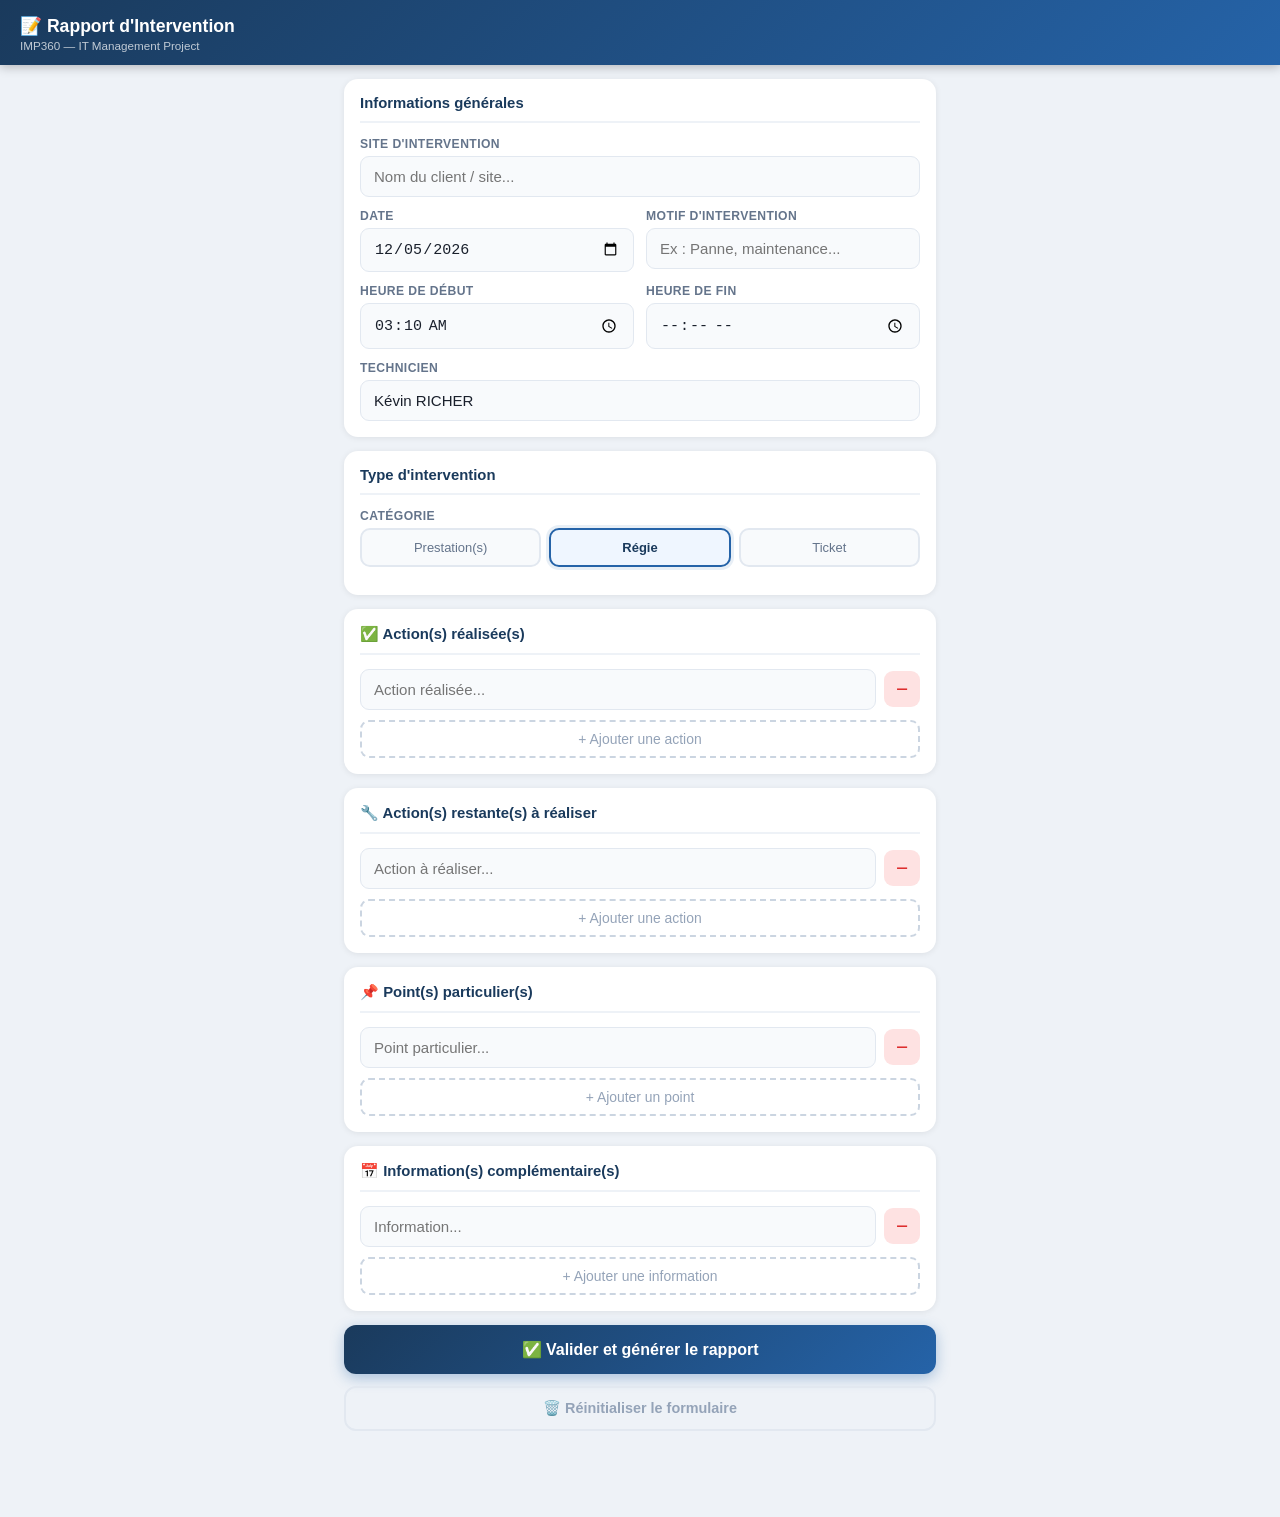
<file: apps/rapport/index.html>
<!DOCTYPE html>
<html lang="fr">
<head>
    <meta charset="UTF-8">
    <meta name="viewport" content="width=device-width, initial-scale=1.0, maximum-scale=1.0">
    <title>Rapport d'Intervention — IMP360</title>
    <style>
        /* ── BASE ── */
        * { box-sizing: border-box; margin: 0; padding: 0; }
        body {
            font-family: -apple-system, BlinkMacSystemFont, 'Segoe UI', Roboto, sans-serif;
            background: #eef2f7;
            color: #1a202c;
            min-height: 100vh;
            padding-bottom: 40px;
        }

        /* ── APP HEADER ── */
        header {
            background: linear-gradient(135deg, #1a3a5c, #2563a8);
            color: white;
            padding: 16px 20px 13px;
            position: sticky;
            top: 0;
            z-index: 100;
            box-shadow: 0 2px 10px rgba(0,0,0,0.25);
        }
        header h1 { font-size: 1.1rem; font-weight: 700; }
        header p  { font-size: 0.73rem; opacity: 0.72; margin-top: 2px; }

        /* ── FORM LAYOUT ── */
        .container { padding: 14px; max-width: 620px; margin: 0 auto; }

        .card {
            background: white;
            border-radius: 14px;
            padding: 16px;
            margin-bottom: 14px;
            box-shadow: 0 1px 6px rgba(0,0,0,0.08);
        }
        .card-title {
            font-size: 0.93rem;
            font-weight: 700;
            color: #1a3a5c;
            margin-bottom: 14px;
            padding-bottom: 10px;
            border-bottom: 2px solid #eef2f7;
        }

        .field { margin-bottom: 12px; }
        .field:last-child { margin-bottom: 0; }

        label {
            display: block;
            font-size: 0.76rem;
            font-weight: 600;
            color: #64748b;
            margin-bottom: 5px;
            text-transform: uppercase;
            letter-spacing: 0.4px;
        }

        input[type="text"],
        input[type="date"],
        input[type="time"] {
            width: 100%;
            padding: 11px 13px;
            border: 1.5px solid #e2e8f0;
            border-radius: 9px;
            font-size: 0.94rem;
            color: #1a202c;
            background: #f8fafc;
            -webkit-appearance: none;
            transition: border-color 0.2s, background 0.2s;
        }
        input:focus {
            outline: none;
            border-color: #2563a8;
            background: #fff;
            box-shadow: 0 0 0 3px rgba(37,99,168,0.1);
        }

        .row { display: grid; grid-template-columns: 1fr 1fr; gap: 12px; }

        .technicien-badge {
            padding: 11px 13px;
            background: #f0f6ff;
            border-radius: 9px;
            font-size: 0.94rem;
            color: #1a3a5c;
            font-weight: 600;
            border: 1.5px solid #dbeafe;
        }

        /* ── TYPE BUTTONS ── */
        .type-group { display: flex; gap: 8px; }
        .type-btn {
            flex: 1;
            padding: 10px 4px;
            border: 2px solid #e2e8f0;
            border-radius: 10px;
            background: #f8fafc;
            font-size: 0.81rem;
            font-weight: 500;
            cursor: pointer;
            text-align: center;
            color: #64748b;
            transition: all 0.2s;
        }
        .type-btn.active {
            border-color: #2563a8;
            background: #eff6ff;
            color: #1a3a5c;
            font-weight: 700;
            box-shadow: 0 0 0 3px rgba(37,99,168,0.1);
        }

        /* ── DYNAMIC LISTS ── */
        .list-item { display: flex; gap: 8px; margin-bottom: 8px; align-items: center; }
        .list-item input { flex: 1; }
        .btn-remove {
            width: 36px; height: 36px;
            border: none; border-radius: 9px;
            background: #fee2e2; color: #dc2626;
            font-size: 1.3rem; cursor: pointer;
            flex-shrink: 0;
            display: flex; align-items: center; justify-content: center;
        }
        .btn-add {
            width: 100%;
            padding: 9px;
            border: 2px dashed #cbd5e1;
            border-radius: 9px;
            background: transparent;
            color: #94a3b8;
            font-size: 0.87rem;
            font-weight: 500;
            cursor: pointer;
            margin-top: 2px;
            transition: all 0.2s;
        }
        .btn-add:hover, .btn-add:active {
            border-color: #2563a8; color: #2563a8; background: #f0f6ff;
        }

        /* ── ACTION BUTTONS ── */
        .btn-validate {
            width: 100%; padding: 15px;
            background: linear-gradient(135deg, #1a3a5c, #2563a8);
            color: white; border: none; border-radius: 12px;
            font-size: 1rem; font-weight: 700; cursor: pointer;
            margin-bottom: 12px;
            box-shadow: 0 4px 14px rgba(37,99,168,0.35);
            transition: opacity 0.2s;
        }
        .btn-validate:active { opacity: 0.85; }
        .btn-reset {
            width: 100%; padding: 12px;
            background: transparent; color: #94a3b8;
            border: 2px solid #e2e8f0; border-radius: 12px;
            font-size: 0.9rem; font-weight: 600; cursor: pointer;
            margin-bottom: 32px; transition: all 0.2s;
        }

        /* ── MODAL ── */
        .modal {
            display: none; position: fixed; inset: 0;
            background: rgba(0,0,0,0.55); z-index: 1000;
            overflow-y: auto; -webkit-overflow-scrolling: touch;
        }
        .modal.show { display: block; }
        .modal-content {
            background: #f0f4f8; margin: 0 auto;
            width: 100%; max-width: 680px;
            min-height: 100vh; padding: 16px;
        }

        /* ── MODAL TOPBAR ── */
        .modal-topbar {
            display: flex; justify-content: space-between; align-items: center;
            margin-bottom: 14px;
        }
        .modal-topbar strong { font-size: 0.95rem; color: #1a3a5c; }
        .btn-close {
            background: white; border: none; border-radius: 8px;
            padding: 8px 14px; cursor: pointer;
            font-size: 0.85rem; font-weight: 600; color: #64748b;
            box-shadow: 0 1px 4px rgba(0,0,0,0.1);
        }

        /* ── STICKY BOTTOM BUTTONS ── */
        .modal-actions {
            display: grid; grid-template-columns: 1fr 1fr 1fr; gap: 8px;
            position: sticky; bottom: 0;
            background: #f0f4f8;
            padding: 10px 0 6px;
            margin-top: 12px;
        }
        .modal-actions button {
            padding: 12px 6px; border: none; border-radius: 10px;
            font-size: 0.82rem; font-weight: 700; cursor: pointer;
        }
        .btn-copy  { background: white; color: #1a3a5c; border: 2px solid #dbeafe; }
        .btn-print { background: white; color: #1a3a5c; border: 2px solid #dbeafe; }
        .btn-share {
            background: linear-gradient(135deg, #1a3a5c, #2563a8);
            color: white;
            box-shadow: 0 3px 10px rgba(37,99,168,0.3);
        }

        /* ══════════════════════════════════════════
           ── DOCUMENT RAPPORT (rendu visuel PDF) ──
           ══════════════════════════════════════════ */
        .doc {
            background: white;
            border-radius: 10px;
            overflow: hidden;
            box-shadow: 0 2px 12px rgba(0,0,0,0.12);
            font-family: Arial, Helvetica, sans-serif;
        }

        /* Entête bleue */
        .doc-header {
            background: #2196F3;
            color: white;
            padding: 10px 14px;
            display: flex;
            align-items: center;
            gap: 8px;
        }
        .doc-header-icon { font-size: 1.1rem; }
        .doc-header-title { font-size: 0.95rem; font-weight: 700; letter-spacing: 0.2px; }

        /* Tableau infos */
        .doc-info-table {
            width: 100%;
            border-collapse: collapse;
        }
        .doc-info-table td {
            padding: 9px 12px;
            font-size: 0.82rem;
            vertical-align: top;
            border: 1px solid #e0e0e0;
        }
        .doc-info-table td:first-child { width: 48%; }
        .doc-info-table .field-label {
            font-weight: 700;
            color: #1a202c;
        }
        .doc-info-table .field-value {
            color: #2d3748;
            margin-top: 2px;
        }

        /* Logo IMP360 dans le tableau */
        .imp360-logo {
            display: flex; flex-direction: column; align-items: flex-end;
            line-height: 1;
        }
        .imp360-logo .logo-text {
            font-size: 1.3rem; font-weight: 900; letter-spacing: -1px;
        }
        .imp360-logo .logo-text .i { color: #4CAF50; }
        .imp360-logo .logo-text .m { color: #2196F3; }
        .imp360-logo .logo-text .p { color: #FF5722; }
        .imp360-logo .logo-text .three { color: #9C27B0; }
        .imp360-logo .logo-text .six   { color: #2196F3; }
        .imp360-logo .logo-text .zero  { color: #FF9800; }
        .imp360-logo .logo-sub {
            font-size: 0.55rem; color: #607d8b;
            font-weight: 600; letter-spacing: 0.8px;
            text-transform: uppercase; margin-top: 2px;
        }

        /* Cases à cocher */
        .checkboxes { display: flex; gap: 12px; flex-wrap: wrap; }
        .cb-item { display: flex; align-items: center; gap: 4px; font-size: 0.8rem; }
        .cb-box {
            width: 14px; height: 14px;
            border: 1.5px solid #555;
            display: inline-flex; align-items: center; justify-content: center;
            font-size: 0.7rem; flex-shrink: 0;
        }
        .cb-box.checked { background: #1a3a5c; color: white; border-color: #1a3a5c; }

        /* Sections colorées */
        .doc-section { margin: 0; }

        .doc-section-header {
            padding: 8px 12px;
            font-size: 0.83rem;
            font-weight: 700;
            display: flex; align-items: center; gap: 6px;
        }
        .doc-section-body {
            padding: 10px 14px 12px;
            font-size: 0.82rem;
            line-height: 1.7;
            color: #2d3748;
            min-height: 36px;
        }
        .doc-section-body .item { display: block; }

        /* Couleurs des sections */
        .sec-blue   .doc-section-header { background: #bbdefb; color: #0d47a1; border-top: 1px solid #90caf9; }
        .sec-yellow .doc-section-header { background: #fff9c4; color: #f57f17; border-top: 1px solid #f9e89a; }
        .sec-red    .doc-section-header { background: #ffcdd2; color: #b71c1c; border-top: 1px solid #ef9a9a; }
        .sec-teal   .doc-section-header { background: #b2dfdb; color: #004d40; border-top: 1px solid #80cbc4; }

        /* ── MODAL EMAIL ── */
        .email-overlay {
            display: none; position: fixed; inset: 0;
            background: rgba(0,0,0,0.6); z-index: 2000;
            align-items: center; justify-content: center;
            padding: 20px;
        }
        .email-overlay.show { display: flex; }
        .email-box {
            background: white; border-radius: 16px;
            padding: 22px; width: 100%; max-width: 400px;
            box-shadow: 0 8px 30px rgba(0,0,0,0.25);
        }
        .email-box h3 { font-size: 1rem; color: #1a3a5c; margin-bottom: 6px; }
        .email-box p  { font-size: 0.8rem; color: #64748b; margin-bottom: 16px; }
        .email-box input[type="email"] {
            width: 100%; padding: 12px 14px;
            border: 1.5px solid #e2e8f0; border-radius: 9px;
            font-size: 0.95rem; color: #1a202c; background: #f8fafc;
            margin-bottom: 14px; -webkit-appearance: none;
        }
        .email-box input[type="email"]:focus {
            outline: none; border-color: #2563a8; background: white;
            box-shadow: 0 0 0 3px rgba(37,99,168,0.1);
        }
        .email-box-btns { display: grid; grid-template-columns: 1fr 1fr; gap: 10px; }
        .btn-email-cancel {
            padding: 12px; border: 2px solid #e2e8f0; border-radius: 9px;
            background: white; color: #64748b; font-size: 0.9rem;
            font-weight: 600; cursor: pointer;
        }
        .btn-email-send {
            padding: 12px; border: none; border-radius: 9px;
            background: linear-gradient(135deg, #1a3a5c, #2563a8);
            color: white; font-size: 0.9rem; font-weight: 700; cursor: pointer;
            box-shadow: 0 3px 10px rgba(37,99,168,0.3);
        }

        /* ── TOAST ── */
        .toast {
            position: fixed; bottom: 80px; left: 50%;
            transform: translateX(-50%);
            background: #1e293b; color: white;
            padding: 10px 22px; border-radius: 20px;
            font-size: 0.87rem; font-weight: 500;
            z-index: 2000; opacity: 0;
            transition: opacity 0.3s; white-space: nowrap;
        }
        .toast.show { opacity: 1; }

    </style>
</head>
<body>

<header>
    <h1>📝 Rapport d'Intervention</h1>
    <p>IMP360 — IT Management Project</p>
</header>

<div class="container">

    <!-- Informations générales -->
    <div class="card">
        <div class="card-title">Informations générales</div>
        <div class="field">
            <label>Site d'intervention</label>
            <input type="text" id="site" placeholder="Nom du client / site...">
        </div>
        <div class="row">
            <div class="field">
                <label>Date</label>
                <input type="date" id="date">
            </div>
            <div class="field">
                <label>Motif d'intervention</label>
                <input type="text" id="motif" placeholder="Ex : Panne, maintenance...">
            </div>
        </div>
        <div class="row">
            <div class="field">
                <label>Heure de début</label>
                <input type="time" id="heureDebut">
            </div>
            <div class="field">
                <label>Heure de fin</label>
                <input type="time" id="heureFin">
            </div>
        </div>
        <div class="field">
            <label>Technicien</label>
            <input type="text" id="technicien" value="Kévin RICHER">
        </div>
    </div>

    <!-- Type d'intervention -->
    <div class="card">
        <div class="card-title">Type d'intervention</div>
        <div class="field">
            <label>Catégorie</label>
            <div class="type-group">
                <button class="type-btn" onclick="selectType('Prestation(s)')">Prestation(s)</button>
                <button class="type-btn active" onclick="selectType('Régie')">Régie</button>
                <button class="type-btn" onclick="selectType('Ticket')">Ticket</button>
            </div>
        </div>
        <div class="field" id="ticketField" style="display:none">
            <label>Numéro de ticket</label>
            <input type="text" id="numTicket" placeholder="Ex : TKT-2024-001">
        </div>
    </div>

    <!-- Actions réalisées -->
    <div class="card">
        <div class="card-title">✅ Action(s) réalisée(s)</div>
        <div id="listRealisees"></div>
        <button class="btn-add" onclick="addItem('listRealisees','Action réalisée...')">+ Ajouter une action</button>
    </div>

    <!-- Actions restantes -->
    <div class="card">
        <div class="card-title">🔧 Action(s) restante(s) à réaliser</div>
        <div id="listRestantes"></div>
        <button class="btn-add" onclick="addItem('listRestantes','Action à réaliser...')">+ Ajouter une action</button>
    </div>

    <!-- Points particuliers -->
    <div class="card">
        <div class="card-title">📌 Point(s) particulier(s)</div>
        <div id="listParticuliers"></div>
        <button class="btn-add" onclick="addItem('listParticuliers','Point particulier...')">+ Ajouter un point</button>
    </div>

    <!-- Informations complémentaires -->
    <div class="card">
        <div class="card-title">📅 Information(s) complémentaire(s)</div>
        <div id="listComplements"></div>
        <button class="btn-add" onclick="addItem('listComplements','Information...')">+ Ajouter une information</button>
    </div>

    <button class="btn-validate" onclick="genererRapport()">✅ Valider et générer le rapport</button>
    <button class="btn-reset" onclick="resetFormulaire()">🗑️ Réinitialiser le formulaire</button>

</div>

<!-- ══ MODAL RAPPORT ══ -->
<div class="modal" id="modalRapport">
    <div class="modal-content">

        <div class="modal-topbar">
            <strong>📄 Aperçu du compte-rendu</strong>
            <button class="btn-close" onclick="fermerModal()">✕ Fermer</button>
        </div>

        <!-- Document visuel -->
        <div class="doc" id="docRapport">

            <!-- En-tête bleue -->
            <div class="doc-header">
                <span class="doc-header-icon">📄</span>
                <span class="doc-header-title">Compte-rendu d'intervention</span>
            </div>

            <!-- Tableau informations -->
            <table class="doc-info-table">
                <tr>
                    <td>
                        <div class="field-label">Site d'intervention :</div>
                        <div class="field-value" id="r-site"></div>
                    </td>
                    <td>
                        <div class="field-label">Motif d'intervention :</div>
                        <div class="field-value" id="r-motif"></div>
                    </td>
                </tr>
                <tr>
                    <td>
                        <span class="field-label">Date : </span>
                        <span class="field-value" id="r-date"></span>
                    </td>
                    <td>
                        <div class="checkboxes" id="r-types"></div>
                    </td>
                </tr>
                <tr>
                    <td>
                        <span class="field-label">Heure de début : </span>
                        <span class="field-value" id="r-hdebut"></span>
                    </td>
                    <td>
                        <span class="field-label">Numéro de ticket : </span>
                        <span class="field-value" id="r-ticket"></span>
                    </td>
                </tr>
                <tr>
                    <td>
                        <span class="field-label">Heure de fin : </span>
                        <span class="field-value" id="r-hfin"></span>
                    </td>
                    <td>
                        <span class="field-label">Technicien : </span>
                        <span class="field-value" id="r-technicien"></span>
                    </td>
                </tr>
            </table>

            <!-- Section Actions réalisées (bleu) -->
            <div class="doc-section sec-blue">
                <div class="doc-section-header">✅ Action(s) réalisée(s)</div>
                <div class="doc-section-body" id="r-realisees"></div>
            </div>

            <!-- Section Actions restantes (jaune) -->
            <div class="doc-section sec-yellow">
                <div class="doc-section-header">🔧 Action(s) restante(s) à réaliser</div>
                <div class="doc-section-body" id="r-restantes"></div>
            </div>

            <!-- Section Points particuliers (rouge) -->
            <div class="doc-section sec-red">
                <div class="doc-section-header">📌 Point(s) particulier(s)</div>
                <div class="doc-section-body" id="r-particuliers"></div>
            </div>

            <!-- Section Informations complémentaires (teal) -->
            <div class="doc-section sec-teal">
                <div class="doc-section-header">📅 Information(s) complémentaire(s)</div>
                <div class="doc-section-body" id="r-complements"></div>
            </div>

        </div><!-- /.doc -->

        <!-- Boutons d'action -->
        <div class="modal-actions">
            <button class="btn-copy"  onclick="copierTexte()">📋 Copier</button>
            <button class="btn-print" onclick="imprimerRapport()">🖨️ PDF</button>
            <button class="btn-share" onclick="partagerRapport()">📤 Partager</button>
        </div>

    </div>
</div>

<!-- ══ MODAL EMAIL ══ -->
<div class="email-overlay" id="emailOverlay">
    <div class="email-box">
        <h3>📧 Envoyer par mail</h3>
        <p>Saisissez l'adresse du destinataire. Votre application mail s'ouvrira avec le rapport pré-rempli.</p>
        <input type="email" id="emailDest" placeholder="destinataire@exemple.fr" autocomplete="email">
        <div class="email-box-btns">
            <button class="btn-email-cancel" onclick="fermerEmailModal()">Annuler</button>
            <button class="btn-email-send"   onclick="envoyerMail()">✉️ Envoyer</button>
        </div>
    </div>
</div>

<div class="toast" id="toast"></div>

<script>
    let typeIntervention = 'Régie';
    let texteRapport = '';

    /* ── Init ── */
    (function init() {
        const today = new Date();
        document.getElementById('date').value = today.toISOString().split('T')[0];
        document.getElementById('heureDebut').value = today.toTimeString().slice(0, 5);
        addItem('listRealisees',   'Action réalisée...');
        addItem('listRestantes',   'Action à réaliser...');
        addItem('listParticuliers','Point particulier...');
        addItem('listComplements', 'Information...');
    })();

    /* ── Type sélection ── */
    function selectType(type) {
        typeIntervention = type;
        document.querySelectorAll('.type-btn').forEach(btn => {
            btn.classList.toggle('active', btn.textContent.trim() === type);
        });
        document.getElementById('ticketField').style.display = type === 'Ticket' ? 'block' : 'none';
    }

    /* ── Listes dynamiques ── */
    function addItem(listId, placeholder) {
        const container = document.getElementById(listId);
        const div = document.createElement('div');
        div.className = 'list-item';
        div.innerHTML = `
            <input type="text" placeholder="${placeholder || 'Saisir...'}">
            <button class="btn-remove" onclick="removeItem(this)">−</button>`;
        container.appendChild(div);
        // Ne pas voler le focus sur l'init
        if (container.querySelectorAll('.list-item').length > 1 || document.readyState === 'complete') {
            div.querySelector('input').focus();
        }
    }

    function removeItem(btn) {
        const container = btn.parentElement.parentElement;
        if (container.querySelectorAll('.list-item').length > 1) {
            btn.parentElement.remove();
        } else {
            btn.previousElementSibling.value = '';
        }
    }

    function getListItems(listId) {
        const items = [];
        document.querySelectorAll(`#${listId} .list-item input`).forEach(inp => {
            if (inp.value.trim()) items.push(inp.value.trim());
        });
        return items;
    }

    /* ── Formatage ── */
    function formatDate(d) {
        if (!d) return '—';
        const [y,m,j] = d.split('-');
        return `${j}/${m}/${y}`;
    }

    function renderListHTML(items) {
        if (!items.length) return '<span style="color:#aaa">-</span>';
        return items.map(i => `<span class="item">- ${escHTML(i)}</span>`).join('');
    }

    function renderListText(items) {
        return items.length ? items.map(i => `- ${i}`).join('\n') : '-';
    }

    function escHTML(s) {
        return s.replace(/&/g,'&amp;').replace(/</g,'&lt;').replace(/>/g,'&gt;');
    }

    /* ── Génération du rapport ── */
    function genererRapport() {
        const site      = document.getElementById('site').value.trim() || '—';
        const date      = formatDate(document.getElementById('date').value);
        const motif     = document.getElementById('motif').value.trim() || '—';
        const hdebut    = document.getElementById('heureDebut').value || '—';
        const hfin      = document.getElementById('heureFin').value || '—';
        const numTicket = document.getElementById('numTicket').value.trim();

        const technicien   = document.getElementById('technicien').value.trim() || '—';
        const realisees    = getListItems('listRealisees');
        const restantes    = getListItems('listRestantes');
        const particuliers = getListItems('listParticuliers');
        const complements  = getListItems('listComplements');

        /* — Remplissage HTML du document visuel — */
        document.getElementById('r-site').textContent   = site;
        document.getElementById('r-motif').textContent  = motif;
        document.getElementById('r-date').textContent   = date;
        document.getElementById('r-hdebut').textContent = hdebut;
        document.getElementById('r-hfin').textContent   = hfin;
        document.getElementById('r-ticket').textContent     = (typeIntervention === 'Ticket' && numTicket) ? numTicket : '—';
        document.getElementById('r-technicien').textContent = technicien;

        // Cases à cocher
        const types = ['Prestation(s)', 'Régie', 'Ticket'];
        document.getElementById('r-types').innerHTML = types.map(t => `
            <div class="cb-item">
                <div class="cb-box ${t === typeIntervention ? 'checked' : ''}">
                    ${t === typeIntervention ? '✓' : ''}
                </div>
                <span>${t}</span>
            </div>`).join('');

        // Sections
        document.getElementById('r-realisees').innerHTML    = renderListHTML(realisees);
        document.getElementById('r-restantes').innerHTML    = renderListHTML(restantes);
        document.getElementById('r-particuliers').innerHTML = renderListHTML(particuliers);
        document.getElementById('r-complements').innerHTML  = renderListHTML(complements);

        /* — Version texte pour copier / partager — */
        const cb = t => t === typeIntervention ? '☒' : '☐';
        let txt = `📝 Compte-rendu d'intervention\n${'─'.repeat(38)}\n\n`;
        txt += `Site d'intervention : ${site}\n`;
        txt += `Date : ${date}\n`;
        txt += `Motif d'intervention : ${motif}\n\n`;
        txt += `Heure de début : ${hdebut}\n`;
        txt += `${cb('Prestation(s)')} Prestation(s)   ${cb('Régie')} Régie   ${cb('Ticket')} Ticket\n`;
        if (typeIntervention === 'Ticket' && numTicket) txt += `Numéro de ticket : ${numTicket}\n`;
        txt += `Heure de fin : ${hfin}\n`;
        txt += `Technicien : ${technicien}\n\n`;
        txt += `${'─'.repeat(38)}\n\n`;
        txt += `✅ Action(s) réalisée(s)\n${renderListText(realisees)}\n\n`;
        txt += `🔧 Action(s) restante(s) à réaliser\n${renderListText(restantes)}\n\n`;
        txt += `📌 Point(s) particulier(s)\n${renderListText(particuliers)}\n\n`;
        txt += `📅 Information(s) complémentaire(s)\n${renderListText(complements)}`;
        texteRapport = txt;

        document.getElementById('modalRapport').classList.add('show');
        document.getElementById('modalRapport').scrollTop = 0;
    }

    function fermerModal() {
        document.getElementById('modalRapport').classList.remove('show');
    }

    /* ── Toast ── */
    function showToast(msg) {
        const t = document.getElementById('toast');
        t.textContent = msg;
        t.classList.add('show');
        setTimeout(() => t.classList.remove('show'), 2200);
    }

    /* ── Copier texte ── */
    function copierTexte() {
        if (navigator.clipboard) {
            navigator.clipboard.writeText(texteRapport)
                .then(() => showToast('✅ Rapport copié !'))
                .catch(copierFallback);
        } else { copierFallback(); }
    }
    function copierFallback() {
        const ta = document.createElement('textarea');
        ta.value = texteRapport;
        ta.style.cssText = 'position:fixed;opacity:0';
        document.body.appendChild(ta);
        ta.focus(); ta.select();
        try { document.execCommand('copy'); showToast('✅ Rapport copié !'); }
        catch(e) { showToast('❌ Impossible de copier'); }
        document.body.removeChild(ta);
    }

    /* ── Imprimer / PDF ── */
    function imprimerRapport() {
        const docHTML = document.getElementById('docRapport').outerHTML;
        const win = window.open('', '_blank');
        win.document.write(`<!DOCTYPE html>
<html lang="fr">
<head>
<meta charset="UTF-8">
<title>Compte-rendu d'intervention</title>
<style>
  * { box-sizing: border-box; margin: 0; padding: 0; }

  /* Forcer l'impression des couleurs de fond */
  * {
    -webkit-print-color-adjust: exact !important;
    print-color-adjust: exact !important;
    color-adjust: exact !important;
  }

  @page {
    size: A4;
    margin: 15mm 15mm 15mm 15mm;
  }

  body {
    font-family: Arial, Helvetica, sans-serif;
    background: white;
    color: #1a202c;
  }

  .doc {
    width: 100%;
    border: 1.5px solid #bbb;
    border-radius: 4px;
    overflow: hidden;
  }

  /* ── En-tête bleue ── */
  .doc-header {
    background-color: #2196F3 !important;
    color: white !important;
    padding: 10px 14px;
    display: flex;
    align-items: center;
    gap: 8px;
  }
  .doc-header-icon  { font-size: 1rem; }
  .doc-header-title { font-size: 1rem; font-weight: 700; letter-spacing: 0.2px; }

  /* ── Tableau infos ── */
  .doc-info-table {
    width: 100%;
    border-collapse: collapse;
  }
  .doc-info-table td {
    padding: 10px 14px;
    font-size: 0.85rem;
    vertical-align: top;
    border: 1px solid #d0d0d0;
  }
  .doc-info-table td:first-child { width: 48%; }
  .field-label { font-weight: 700; color: #111; display: inline; }
  .field-value { color: #333; display: inline; }

  /* ── Cases à cocher ── */
  .checkboxes { display: flex; gap: 14px; flex-wrap: wrap; margin-top: 2px; }
  .cb-item { display: flex; align-items: center; gap: 5px; font-size: 0.82rem; }
  .cb-box {
    width: 13px; height: 13px;
    border: 1.5px solid #444;
    display: inline-flex; align-items: center; justify-content: center;
    font-size: 0.65rem; flex-shrink: 0;
  }
  .cb-box.checked {
    background-color: #1a3a5c !important;
    color: white !important;
    border-color: #1a3a5c !important;
  }

  /* ── Sections colorées ── */
  .doc-section { page-break-inside: avoid; }

  .doc-section-header {
    padding: 9px 14px;
    font-size: 0.85rem;
    font-weight: 700;
    display: flex;
    align-items: center;
    gap: 7px;
    border-top: 1.5px solid transparent;
  }
  .doc-section-body {
    padding: 10px 16px 14px;
    font-size: 0.83rem;
    line-height: 1.75;
    color: #2d3748;
    min-height: 32px;
  }
  .doc-section-body .item { display: block; }

  .sec-blue   .doc-section-header { background-color: #bbdefb !important; color: #0d47a1 !important; border-top-color: #90caf9 !important; }
  .sec-yellow .doc-section-header { background-color: #fff9c4 !important; color: #b45309 !important; border-top-color: #f9e89a !important; }
  .sec-red    .doc-section-header { background-color: #ffcdd2 !important; color: #b71c1c !important; border-top-color: #ef9a9a !important; }
  .sec-teal   .doc-section-header { background-color: #b2dfdb !important; color: #004d40 !important; border-top-color: #80cbc4 !important; }
</style>
</head>
<body>
${docHTML}
<script>window.onload = function(){ window.print(); }<\/script>
</body>
</html>`);
        win.document.close();
    }

    /* ── Partager → ouvre le modal email ── */
    function partagerRapport() {
        document.getElementById('emailDest').value = '';
        document.getElementById('emailOverlay').classList.add('show');
        setTimeout(() => document.getElementById('emailDest').focus(), 100);
    }

    function fermerEmailModal() {
        document.getElementById('emailOverlay').classList.remove('show');
    }

    function envoyerMail() {
        const dest = document.getElementById('emailDest').value.trim();
        if (!dest) {
            document.getElementById('emailDest').focus();
            showToast('⚠️ Veuillez saisir une adresse mail');
            return;
        }
        const sujet = encodeURIComponent("Compte-rendu d'intervention — IMP360");
        const corps = encodeURIComponent(texteRapport);
        window.location.href = `mailto:${dest}?subject=${sujet}&body=${corps}`;
        fermerEmailModal();
    }

    /* ── Reset ── */
    function resetFormulaire() {
        if (!confirm('Réinitialiser tous les champs ?')) return;
        ['site','motif','heureFin','numTicket'].forEach(id => document.getElementById(id).value = '');
        document.getElementById('technicien').value = 'Kévin RICHER';
        const now = new Date();
        document.getElementById('date').value     = now.toISOString().split('T')[0];
        document.getElementById('heureDebut').value = now.toTimeString().slice(0,5);
        selectType('Régie');
        ['listRealisees','listRestantes','listParticuliers','listComplements'].forEach(id => {
            document.getElementById(id).innerHTML = '';
        });
        addItem('listRealisees',   'Action réalisée...');
        addItem('listRestantes',   'Action à réaliser...');
        addItem('listParticuliers','Point particulier...');
        addItem('listComplements', 'Information...');
        window.scrollTo({ top: 0, behavior: 'smooth' });
        showToast('🗑️ Formulaire réinitialisé');
    }
</script>

</body>
</html>
</file>
<file: assets/css/main.css>
:root {
  --bg: #f5f5f7;
  --bg-card: #ffffff;
  --text: #1d1d1f;
  --text-secondary: #6e6e73;
  --accent: #0071e3;
  --accent-hover: #0077ed;
  --border: rgba(0,0,0,0.08);
  --shadow: 0 2px 20px rgba(0,0,0,0.08);
  --shadow-hover: 0 8px 40px rgba(0,0,0,0.14);
  --radius: 18px;
  --radius-sm: 10px;
}

@media (prefers-color-scheme: dark) {
  :root {
    --bg: #000000;
    --bg-card: #1c1c1e;
    --text: #f5f5f7;
    --text-secondary: #98989d;
    --accent: #2997ff;
    --accent-hover: #47a8ff;
    --border: rgba(255,255,255,0.08);
    --shadow: 0 2px 20px rgba(0,0,0,0.4);
    --shadow-hover: 0 8px 40px rgba(0,0,0,0.6);
  }
}

*, *::before, *::after { box-sizing: border-box; margin: 0; padding: 0; }

body {
  font-family: -apple-system, BlinkMacSystemFont, 'SF Pro Display', 'SF Pro Text', 'Helvetica Neue', Arial, sans-serif;
  background: var(--bg);
  color: var(--text);
  line-height: 1.5;
  -webkit-font-smoothing: antialiased;
  min-height: 100vh;
}

a { color: inherit; text-decoration: none; }

/* NAV */
nav {
  position: sticky;
  top: 0;
  z-index: 100;
  background: rgba(255,255,255,0.72);
  backdrop-filter: saturate(180%) blur(20px);
  -webkit-backdrop-filter: saturate(180%) blur(20px);
  border-bottom: 1px solid var(--border);
  display: flex;
  align-items: center;
  justify-content: space-between;
  padding: 0 24px;
  height: 52px;
}

@media (prefers-color-scheme: dark) {
  nav { background: rgba(28,28,30,0.72); }
}

.nav-logo {
  font-size: 17px;
  font-weight: 600;
  letter-spacing: -0.3px;
  color: var(--text);
}

.nav-links {
  display: flex;
  gap: 28px;
  list-style: none;
}

.nav-links a {
  font-size: 13px;
  color: var(--text);
  opacity: 0.8;
  transition: opacity 0.2s;
}

.nav-links a:hover { opacity: 1; }

/* HERO */
.hero {
  text-align: center;
  padding: 90px 24px 60px;
}

.hero-eyebrow {
  font-size: 13px;
  font-weight: 600;
  letter-spacing: 0.08em;
  text-transform: uppercase;
  color: var(--accent);
  margin-bottom: 12px;
}

.hero h1 {
  font-size: clamp(40px, 7vw, 72px);
  font-weight: 700;
  letter-spacing: -2px;
  line-height: 1.05;
  color: var(--text);
  margin-bottom: 16px;
}

.hero p {
  font-size: clamp(17px, 2.5vw, 21px);
  color: var(--text-secondary);
  max-width: 600px;
  margin: 0 auto 36px;
  font-weight: 400;
}

/* GRID */
.section {
  max-width: 1100px;
  margin: 0 auto;
  padding: 40px 24px 80px;
}

.section-title {
  font-size: 28px;
  font-weight: 700;
  letter-spacing: -0.5px;
  margin-bottom: 24px;
}

.grid-2 {
  display: grid;
  grid-template-columns: repeat(2, 1fr);
  gap: 18px;
}

.grid-3 {
  display: grid;
  grid-template-columns: repeat(3, 1fr);
  gap: 18px;
}

@media (max-width: 768px) {
  .grid-2, .grid-3 { grid-template-columns: 1fr; }
}

@media (min-width: 769px) and (max-width: 1024px) {
  .grid-3 { grid-template-columns: repeat(2, 1fr); }
}

/* CARDS */
.card {
  background: var(--bg-card);
  border-radius: var(--radius);
  padding: 32px;
  box-shadow: var(--shadow);
  border: 1px solid var(--border);
  transition: box-shadow 0.3s, transform 0.3s;
  display: flex;
  flex-direction: column;
  cursor: pointer;
  text-decoration: none;
  color: var(--text);
}

.card:hover {
  box-shadow: var(--shadow-hover);
  transform: translateY(-2px);
}

.card-icon {
  width: 52px;
  height: 52px;
  border-radius: 14px;
  display: flex;
  align-items: center;
  justify-content: center;
  font-size: 26px;
  margin-bottom: 20px;
  flex-shrink: 0;
}

.card-label {
  font-size: 11px;
  font-weight: 600;
  letter-spacing: 0.06em;
  text-transform: uppercase;
  margin-bottom: 6px;
}

.card h3 {
  font-size: 22px;
  font-weight: 700;
  letter-spacing: -0.4px;
  margin-bottom: 8px;
}

.card p {
  font-size: 14px;
  color: var(--text-secondary);
  line-height: 1.6;
  flex: 1;
}

.card-cta {
  display: inline-flex;
  align-items: center;
  gap: 4px;
  margin-top: 20px;
  font-size: 14px;
  font-weight: 500;
  color: var(--accent);
}

.card-cta svg { transition: transform 0.2s; }
.card:hover .card-cta svg { transform: translateX(3px); }

/* BADGE / CHIP */
.badge {
  display: inline-flex;
  align-items: center;
  gap: 6px;
  background: var(--accent);
  color: #fff;
  font-size: 12px;
  font-weight: 600;
  padding: 4px 12px;
  border-radius: 100px;
  letter-spacing: 0.02em;
}

.badge.green { background: #30d158; }
.badge.orange { background: #ff9f0a; }
.badge.red { background: #ff453a; }
.badge.purple { background: #bf5af2; }
.badge.gray { background: var(--text-secondary); }

/* CARD LARGE (span 2) */
.card-large {
  grid-column: span 2;
}

@media (max-width: 768px) {
  .card-large { grid-column: span 1; }
}

/* PILL BUTTONS */
.btn {
  display: inline-flex;
  align-items: center;
  justify-content: center;
  gap: 8px;
  padding: 12px 24px;
  border-radius: 100px;
  font-size: 15px;
  font-weight: 500;
  cursor: pointer;
  transition: all 0.2s;
  border: none;
  text-decoration: none;
}

.btn-primary {
  background: var(--accent);
  color: #fff;
}

.btn-primary:hover {
  background: var(--accent-hover);
  transform: scale(1.02);
}

.btn-secondary {
  background: var(--bg-card);
  color: var(--text);
  border: 1px solid var(--border);
}

.btn-secondary:hover {
  background: var(--border);
}

/* FOOTER */
footer {
  border-top: 1px solid var(--border);
  padding: 32px 24px;
  text-align: center;
  color: var(--text-secondary);
  font-size: 13px;
}

footer a { color: var(--accent); }

/* DIVIDER */
.divider {
  height: 1px;
  background: var(--border);
  margin: 0 24px;
}

/* COLOR ACCENT BKGS FOR ICONS */
.bg-blue   { background: rgba(0,113,227,0.12); }
.bg-green  { background: rgba(48,209,88,0.12); }
.bg-orange { background: rgba(255,159,10,0.12); }
.bg-red    { background: rgba(255,69,58,0.12); }
.bg-purple { background: rgba(191,90,242,0.12); }
.bg-teal   { background: rgba(90,200,250,0.12); }

@media (prefers-color-scheme: dark) {
  .bg-blue   { background: rgba(41,151,255,0.18); }
  .bg-green  { background: rgba(48,209,88,0.18); }
  .bg-orange { background: rgba(255,159,10,0.18); }
  .bg-red    { background: rgba(255,69,58,0.18); }
  .bg-purple { background: rgba(191,90,242,0.18); }
  .bg-teal   { background: rgba(90,200,250,0.18); }
}
</file>
